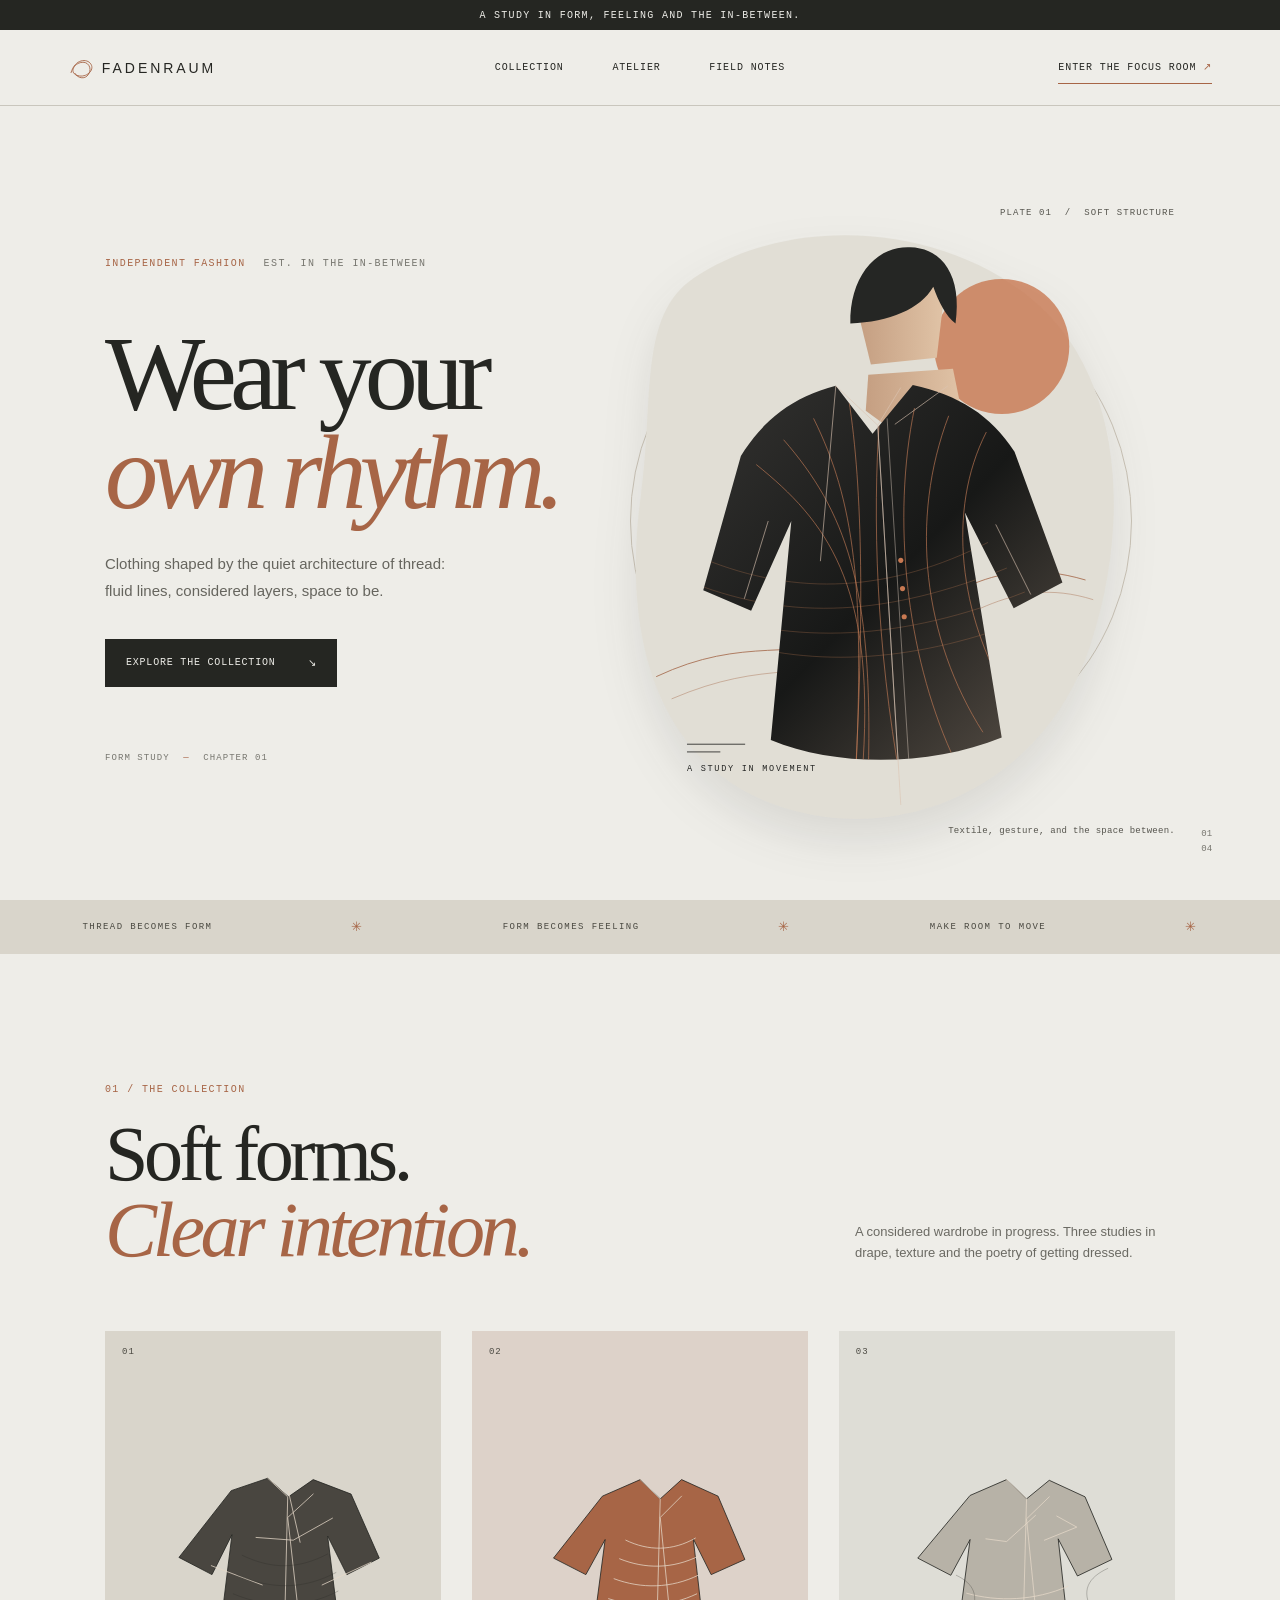
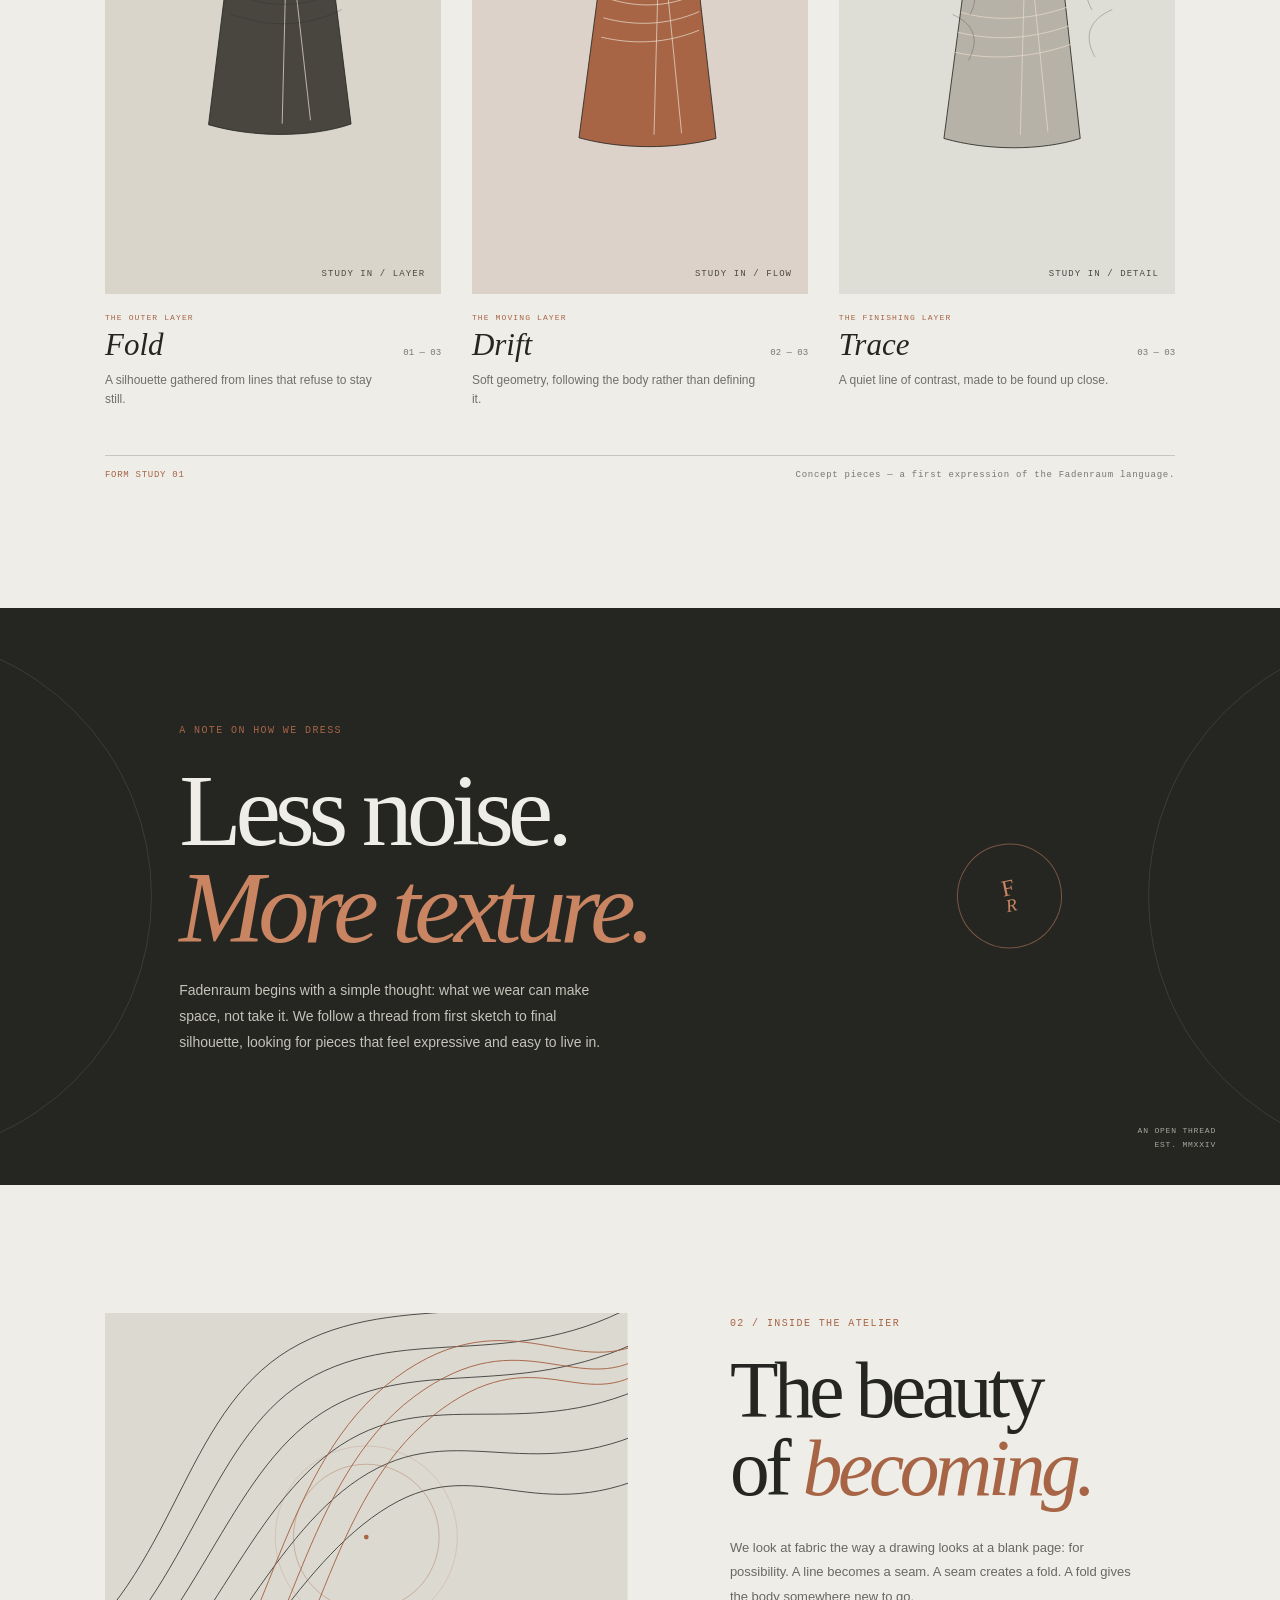
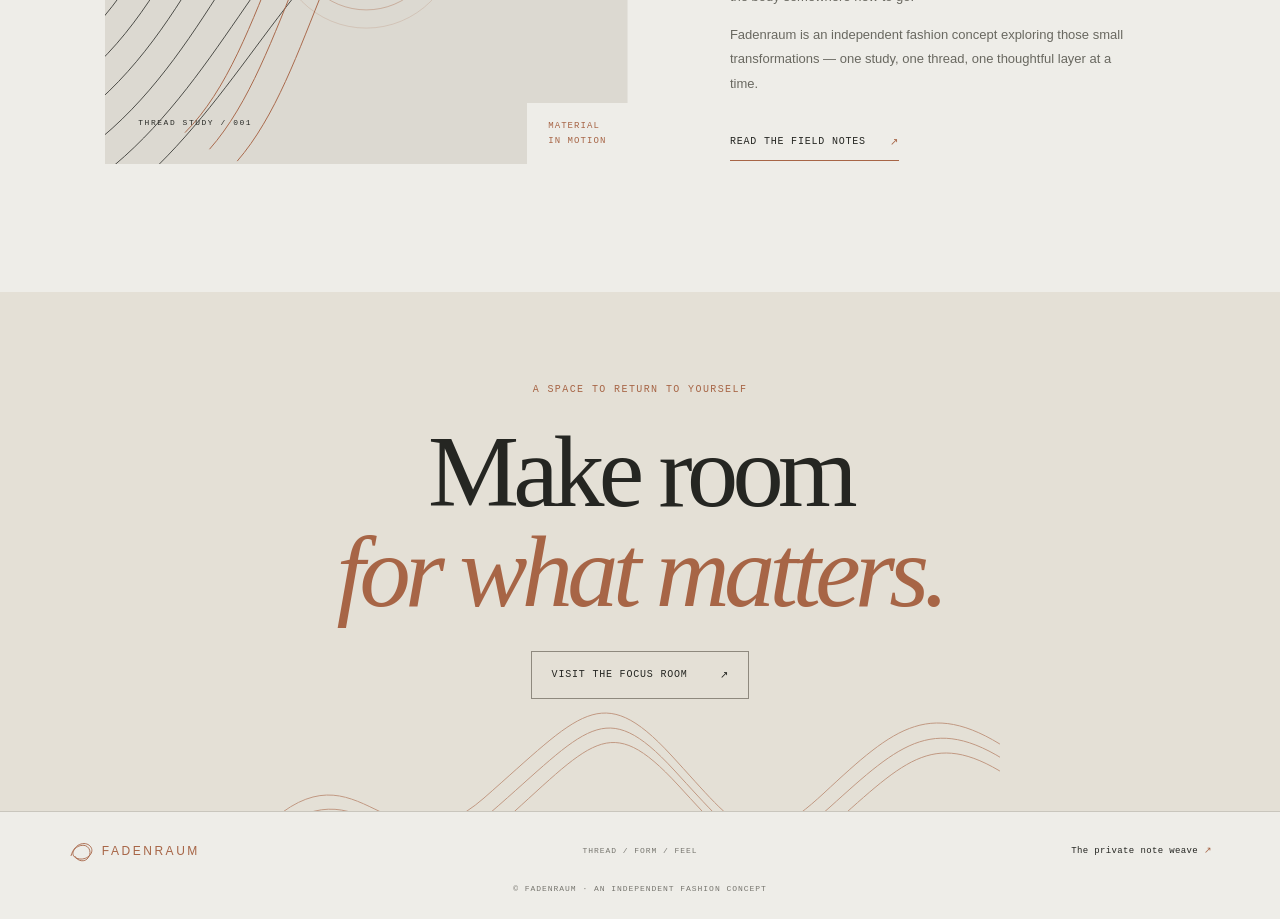
<file: index.html>
<!doctype html>
<html lang="en">
<head>
  <meta charset="utf-8">
  <meta name="viewport" content="width=device-width, initial-scale=1">
  <meta name="theme-color" content="#eeede8">
  <meta name="description" content="Fadenraum is an independent fashion label exploring thoughtful forms, tactile textiles and everyday ritual.">
  <title>Fadenraum — Wear your own rhythm</title>
  <link rel="icon" href="data:,">
  <link rel="stylesheet" href="brand.css">
</head>
<body>
  <div class="topline">A study in form, feeling and the in-between.</div>
  <header class="siteHeader">
    <a class="brand" href="#home" aria-label="Fadenraum home">
      <svg viewBox="0 0 34 34" aria-hidden="true"><path d="M4 23C9 5 25 4 30 12S24 30 13 27 6 13 16 10s16 7 11 15-15 5-18-1" /></svg>
      <span>FADENRAUM</span>
    </a>
    <nav aria-label="Main navigation">
      <a href="#collection">Collection</a>
      <a href="#atelier">Atelier</a>
      <a href="notizgewebe.html">Field notes</a>
    </nav>
    <a class="headerLink" href="fokus.html">Enter the focus room <span aria-hidden="true">↗</span></a>
  </header>

  <main id="home">
    <section class="hero" aria-labelledby="heroTitle">
      <div class="heroCopy">
        <p class="eyebrow"><span>Independent fashion</span><span>Est. in the in-between</span></p>
        <h1 id="heroTitle">Wear your<br><em>own rhythm.</em></h1>
        <p class="heroText">Clothing shaped by the quiet architecture of thread: fluid lines, considered layers, space to be.</p>
        <a class="button buttonDark" href="#collection">Explore the collection <span aria-hidden="true">↘</span></a>
        <p class="edition">FORM STUDY <span>—</span> CHAPTER 01</p>
      </div>
      <div class="heroArtwork">
        <span class="artIndex">PLATE 01&nbsp; / &nbsp;SOFT STRUCTURE</span>
        <svg class="heroFigure" viewBox="0 0 620 760" role="img" aria-labelledby="heroArtTitle heroArtDesc">
          <title id="heroArtTitle">An original study of a sculptural layered garment</title>
          <desc id="heroArtDesc">A flowing, ink-dark coat form traced with fine copper thread over warm stone.</desc>
          <defs>
            <linearGradient id="coat" x1="0" x2="1" y1="0" y2="1"><stop stop-color="#343331"/><stop offset=".52" stop-color="#171817"/><stop offset="1" stop-color="#5a5148"/></linearGradient>
            <linearGradient id="skin" x1="0" x2="1"><stop stop-color="#c59f82"/><stop offset="1" stop-color="#e0c3a6"/></linearGradient>
            <pattern id="grain" width="13" height="13" patternUnits="userSpaceOnUse"><path d="M0 3h13M4 0v13" stroke="#fff" stroke-opacity=".14" stroke-width=".45"/></pattern>
            <clipPath id="coatClip"><path d="M257 222c-50 13-84 39-111 82l-44 157 56 24 47-105-24 256c78 32 186 31 270-3l-43-263 57 112 57-30-56-153c-28-43-65-66-119-78l-47 57z"/></clipPath>
          </defs>
          <path d="M91 96c111-75 287-65 395 24s116 263 68 407c-50 153-205 231-349 191C53 676 5 523 29 351 45 235 26 140 91 96Z" fill="#e1ded5"/>
          <circle cx="451" cy="176" r="79" fill="#c87952" opacity=".8"/>
          <path d="M47 562c104-49 161-17 248-48s135-100 254-65" fill="none" stroke="#a66c4e" stroke-width="1"/>
          <path d="M65 588c112-48 160-19 250-53s144-94 243-63" fill="none" stroke="#a66c4e" stroke-opacity=".5" stroke-width="1"/>
          <path d="M286 148c-2-35 7-70 39-77 37-8 59 20 57 59l-7 59-77 8z" fill="url(#skin)"/>
          <path d="M274 149c-1-52 28-91 70-89 38 1 61 34 53 89-11-8-20-26-26-43-15 26-51 41-97 43Z" fill="#252624"/>
          <path d="m295 209-3 42 57 42 55-42-10-49" fill="url(#skin)"/>
          <path d="M257 222c-50 13-84 39-111 82l-44 157 56 24 47-105-24 256c78 32 186 31 270-3l-43-263 57 112 57-30-56-153c-28-43-65-66-119-78l-47 57z" fill="url(#coat)"/>
          <g clip-path="url(#coatClip)" fill="none" stroke="#c27b55" stroke-opacity=".76">
            <path d="M164 314c82 66 138 139 125 346M196 285c72 83 105 170 99 389M231 260c48 97 60 196 49 424M272 237c17 106 18 261 7 458M308 261c-8 114-4 264 25 425M349 248c-27 131-9 287 43 403M389 257c-46 121-30 260 40 370M433 276c-47 92-31 215 26 310"/>
            <path d="M102 424c110 45 219 39 333-19M91 453c115 44 227 38 366-18M87 483c123 43 247 37 391-20M122 518c114 35 230 27 364-25" stroke-opacity=".34"/>
            <path d="m306 268 27 444M317 260l28 442" stroke="#efded0" stroke-opacity=".48"/>
          </g>
          <path d="m306 268 27 444M257 222l49 46 27-44M257 222l-18 205M388 222l-62 45M178 380l-28 91M444 384l41 82" fill="none" stroke="#dbc4b2" stroke-opacity=".72"/>
          <circle cx="333" cy="426" r="3" fill="#c87952"/><circle cx="335" cy="459" r="3" fill="#c87952"/><circle cx="337" cy="492" r="3" fill="#c87952"/>
          <path d="M83 641h68M83 650h39" stroke="#262725" stroke-width="1"/>
          <text x="83" y="672" fill="#262725" font-family="monospace" font-size="10" letter-spacing="2">A STUDY IN MOVEMENT</text>
        </svg>
        <span class="artCaption">Textile, gesture, and the space between.</span>
      </div>
      <span class="heroNumber" aria-hidden="true">01<br>04</span>
    </section>

    <div class="marquee" aria-label="Fadenraum: considered clothes for unhurried lives">
      <span>THREAD BECOMES FORM</span><i>✳</i><span>FORM BECOMES FEELING</span><i>✳</i><span>MAKE ROOM TO MOVE</span><i>✳</i>
    </div>

    <section id="collection" class="collection sectionWrap" aria-labelledby="collectionTitle">
      <div class="sectionIntro">
        <div><p class="eyebrow">01 / The collection</p><h2 id="collectionTitle">Soft forms.<br><em>Clear intention.</em></h2></div>
        <p>A considered wardrobe in progress. Three studies in drape, texture and the poetry of getting dressed.</p>
      </div>
      <div class="productGrid">
        <article class="productCard">
          <button class="productImage imageOne" type="button" data-piece="fold" aria-label="Discover Fold — a study in layered tailoring">
            <span class="pieceNo">01</span>
            <svg viewBox="0 0 420 500" aria-hidden="true"><path class="garment garmentDark" d="m150 74 53-18 30 27 36-25 55 21 41 93-47 24-28-56 34 273c-58 20-142 20-207 1l34-276-29 58-48-25z"/><path class="seam" d="m203 56 29 27-8 329m45-333-37 34 33 294m-79-265 54 4 57-32M121 183l74 28m158-33-71 33m-49-136 17 74"/><path class="seamFine" d="M166 168c44 21 82 20 124-2M158 196c51 23 99 21 144-3M153 224c53 22 107 20 152-4M149 253c58 22 113 18 161-6"/></svg>
            <span class="imageLabel">STUDY IN / LAYER</span>
          </button>
          <div class="productMeta"><div><p class="eyebrow">The outer layer</p><h3>Fold</h3></div><span>01 — 03</span></div>
          <p class="productDescription">A silhouette gathered from lines that refuse to stay still.</p>
        </article>
        <article class="productCard">
          <button class="productImage imageTwo" type="button" data-piece="drift" aria-label="Discover Drift — a study in fluid knit">
            <span class="pieceNo">02</span>
            <svg viewBox="0 0 420 500" aria-hidden="true"><path class="garment garmentRust" d="m156 82 55-24 29 28 31-28 53 24 39 92-49 22-26-52 33 290c-61 16-137 16-199-1l38-288-28 51-47-24z"/><path class="seam" d="m211 58 29 28-9 342m40-346-31 31 31 313m-81-280c33 16 68 16 101-3m-110 30c37 15 77 15 115-4m-123 33c40 15 83 14 122-5m-130 34c44 14 88 12 128-7m-135 35c46 12 92 11 138-9m-141 37c48 11 94 9 141-10"/></svg>
            <span class="imageLabel">STUDY IN / FLOW</span>
          </button>
          <div class="productMeta"><div><p class="eyebrow">The moving layer</p><h3>Drift</h3></div><span>02 — 03</span></div>
          <p class="productDescription">Soft geometry, following the body rather than defining it.</p>
        </article>
        <article class="productCard">
          <button class="productImage imageThree" type="button" data-piece="trace" aria-label="Discover Trace — a study in threaded detail">
            <span class="pieceNo">03</span>
            <svg viewBox="0 0 420 500" aria-hidden="true"><path class="garment garmentStone" d="m157 81 53-23 29 28 33-27 52 24 39 91-50 24-28-54 32 290c-57 18-134 18-198 0l38-289-28 52-48-25z"/><path class="seam" d="m210 58 29 28-9 342m42-345-33 32 31 309m-90-280 30 4 42-38m31 1 29 16-47 19M152 223c45 13 99 11 147-10m-155 38c50 14 105 11 160-10m-164 39c54 13 109 10 167-12m-171 41c55 12 114 8 174-14"/><path class="seamFine" d="M137 197c26 12 34 31 20 57m-25 0c31 14 39 36 23 66m202-133c-29 13-39 33-23 60m29 0c-32 14-42 37-25 68"/></svg>
            <span class="imageLabel">STUDY IN / DETAIL</span>
          </button>
          <div class="productMeta"><div><p class="eyebrow">The finishing layer</p><h3>Trace</h3></div><span>03 — 03</span></div>
          <p class="productDescription">A quiet line of contrast, made to be found up close.</p>
        </article>
      </div>
      <p class="collectionNote"><span>FORM STUDY 01</span><span>Concept pieces — a first expression of the Fadenraum language.</span></p>
    </section>

    <section class="manifesto" aria-labelledby="manifestoTitle">
      <p class="eyebrow">A note on how we dress</p>
      <h2 id="manifestoTitle">Less noise.<br><em>More texture.</em></h2>
      <p>Fadenraum begins with a simple thought: what we wear can make space, not take it. We follow a thread from first sketch to final silhouette, looking for pieces that feel expressive and easy to live in.</p>
      <span class="manifestoSeal">F<br><i>R</i></span>
      <span class="manifestoFoot">AN OPEN THREAD<br>EST. MMXXIV</span>
    </section>

    <section id="atelier" class="atelier sectionWrap" aria-labelledby="atelierTitle">
      <div class="atelierVisual" aria-hidden="true">
        <svg viewBox="0 0 660 570">
          <rect width="660" height="570" fill="#dcd9d1"/>
          <path d="M-50 432C96 311 101 114 246 39s300 3 465-130M-35 466C112 346 131 149 265 79s278 7 451-119M-21 501C124 381 159 190 286 119S553 124 735 1M-4 536C137 418 184 232 309 160s250 18 428-97M12 571C150 455 210 274 333 202s221 31 397-78M31 604C166 492 237 317 359 244s192 42 367-59" fill="none" stroke="#272824" stroke-width="1"/>
          <path d="M101 530C209 422 221 190 367 82s231 13 326-54M132 551C234 435 251 210 390 106s210 10 301-59M167 566C264 454 282 235 414 130s188 4 275-64" fill="none" stroke="#a76546" stroke-width="1.2"/>
          <circle cx="330" cy="283" r="92" fill="none" stroke="#a76546" stroke-opacity=".48"/>
          <circle cx="330" cy="283" r="115" fill="none" stroke="#a76546" stroke-opacity=".24"/>
          <circle cx="330" cy="283" r="3" fill="#a76546"/>
          <text x="42" y="520" font-family="monospace" font-size="10" letter-spacing="2" fill="#292a26">THREAD STUDY / 001</text>
        </svg>
        <span class="atelierStamp">MATERIAL<br>IN MOTION</span>
      </div>
      <div class="atelierCopy">
        <p class="eyebrow">02 / Inside the atelier</p>
        <h2 id="atelierTitle">The beauty<br>of <em>becoming.</em></h2>
        <p>We look at fabric the way a drawing looks at a blank page: for possibility. A line becomes a seam. A seam creates a fold. A fold gives the body somewhere new to go.</p>
        <p>Fadenraum is an independent fashion concept exploring those small transformations — one study, one thread, one thoughtful layer at a time.</p>
        <a class="textLink" href="notizgewebe.html">Read the field notes <span aria-hidden="true">↗</span></a>
      </div>
    </section>

    <section class="closing">
      <p class="eyebrow">A space to return to yourself</p>
      <h2>Make room<br><em>for what matters.</em></h2>
      <a class="button buttonLight" href="fokus.html">Visit the focus room <span aria-hidden="true">↗</span></a>
      <svg class="closingThread" viewBox="0 0 720 240" aria-hidden="true"><path d="M-15 180C82 87 108 235 204 151S321 32 391 108s82 104 153 38S651 48 735 107M-16 195C85 100 113 250 210 166S324 47 394 123s85 101 156 37S655 63 738 122M-18 211C87 115 119 267 216 181S328 62 398 138s87 100 160 35S659 79 741 138" fill="none" stroke="currentColor" stroke-width="1"/></svg>
    </section>
  </main>
  <footer class="siteFooter">
    <a class="brand" href="#home"><svg viewBox="0 0 34 34" aria-hidden="true"><path d="M4 23C9 5 25 4 30 12S24 30 13 27 6 13 16 10s16 7 11 15-15 5-18-1" /></svg><span>FADENRAUM</span></a>
    <p>THREAD / FORM / FEEL</p>
    <a href="notizgewebe.html">The private note weave <span aria-hidden="true">↗</span></a>
    <small>© FADENRAUM · AN INDEPENDENT FASHION CONCEPT</small>
  </footer>

  <dialog class="pieceDialog" id="pieceDialog" aria-labelledby="pieceTitle">
    <button class="dialogClose" type="button" aria-label="Close piece details">×</button>
    <p class="eyebrow" id="pieceNumber">FORM STUDY / 01</p>
    <h2 id="pieceTitle">Fold</h2>
    <p id="pieceText"></p>
    <p class="dialogNote">A concept piece from the Fadenraum form study. This page is an editorial preview, not a shop.</p>
  </dialog>
  <script type="module" src="brand.js"></script>
</body>
</html>
</file>
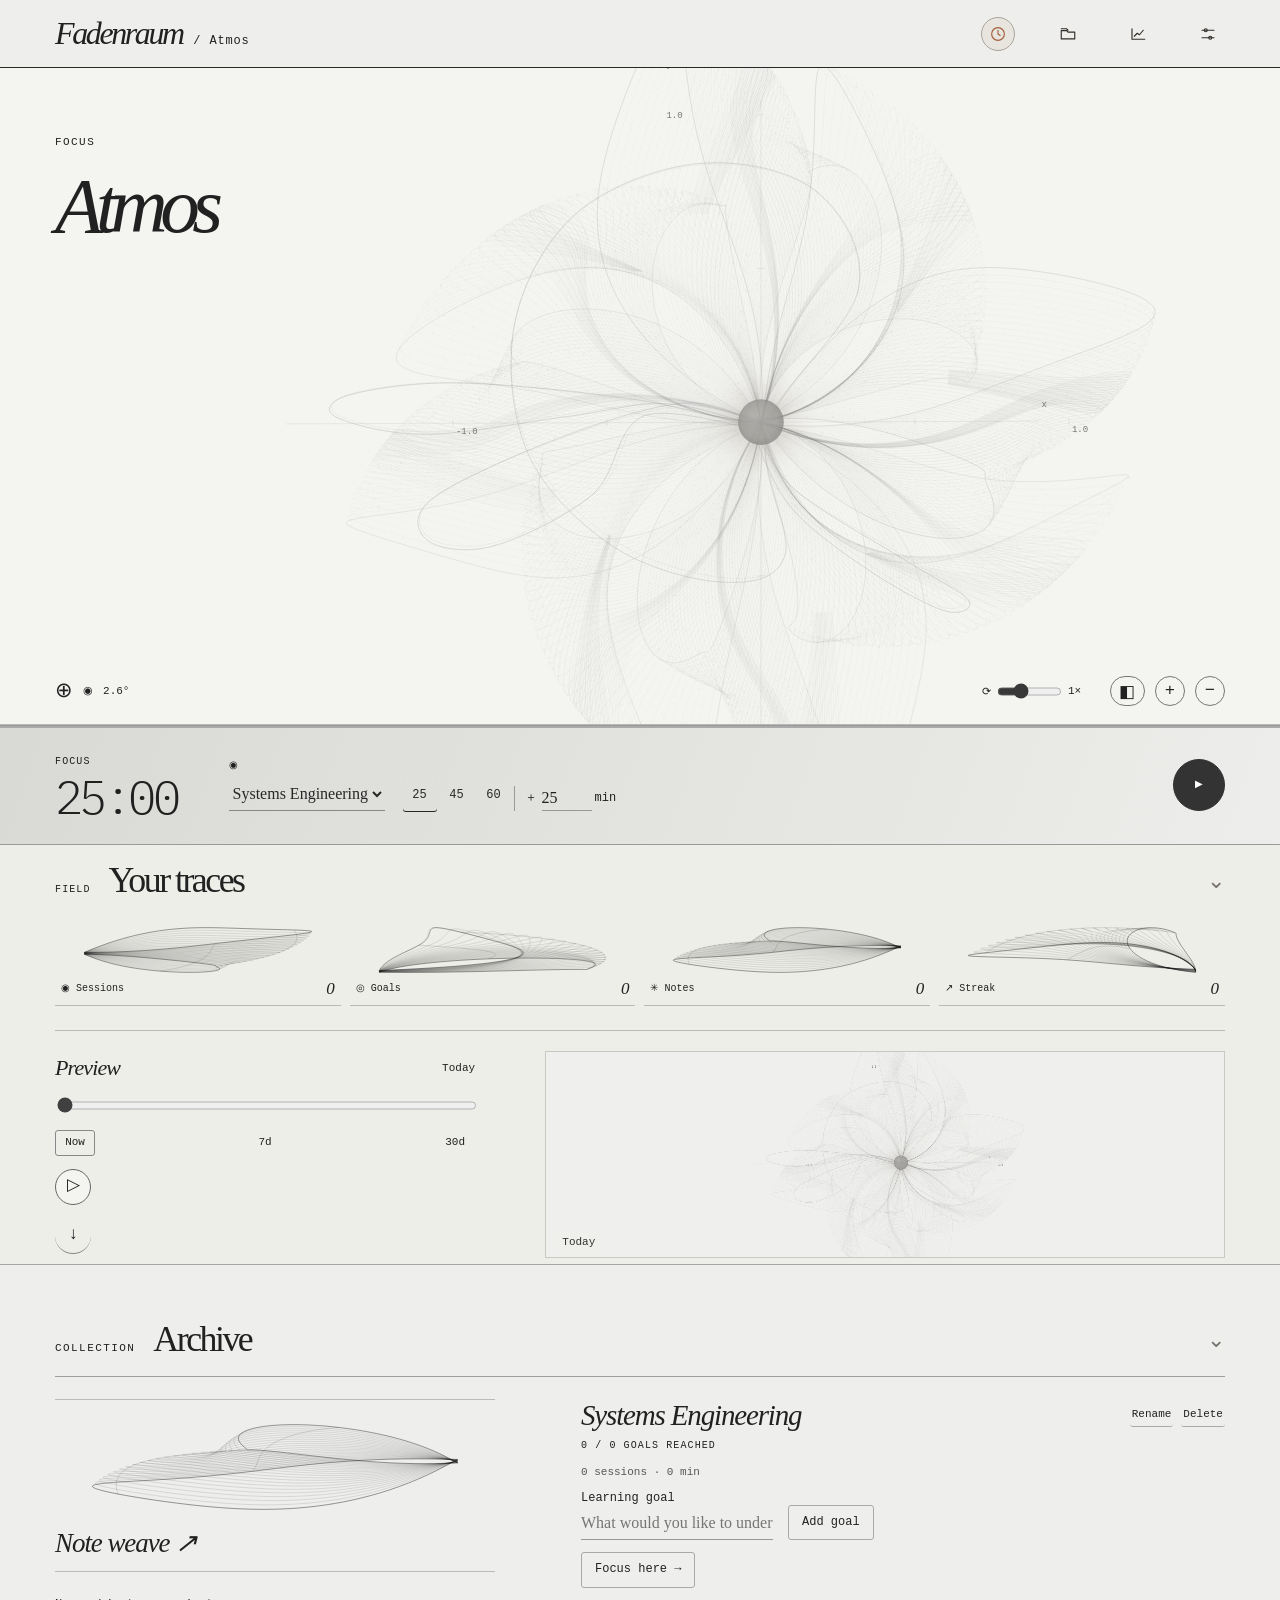
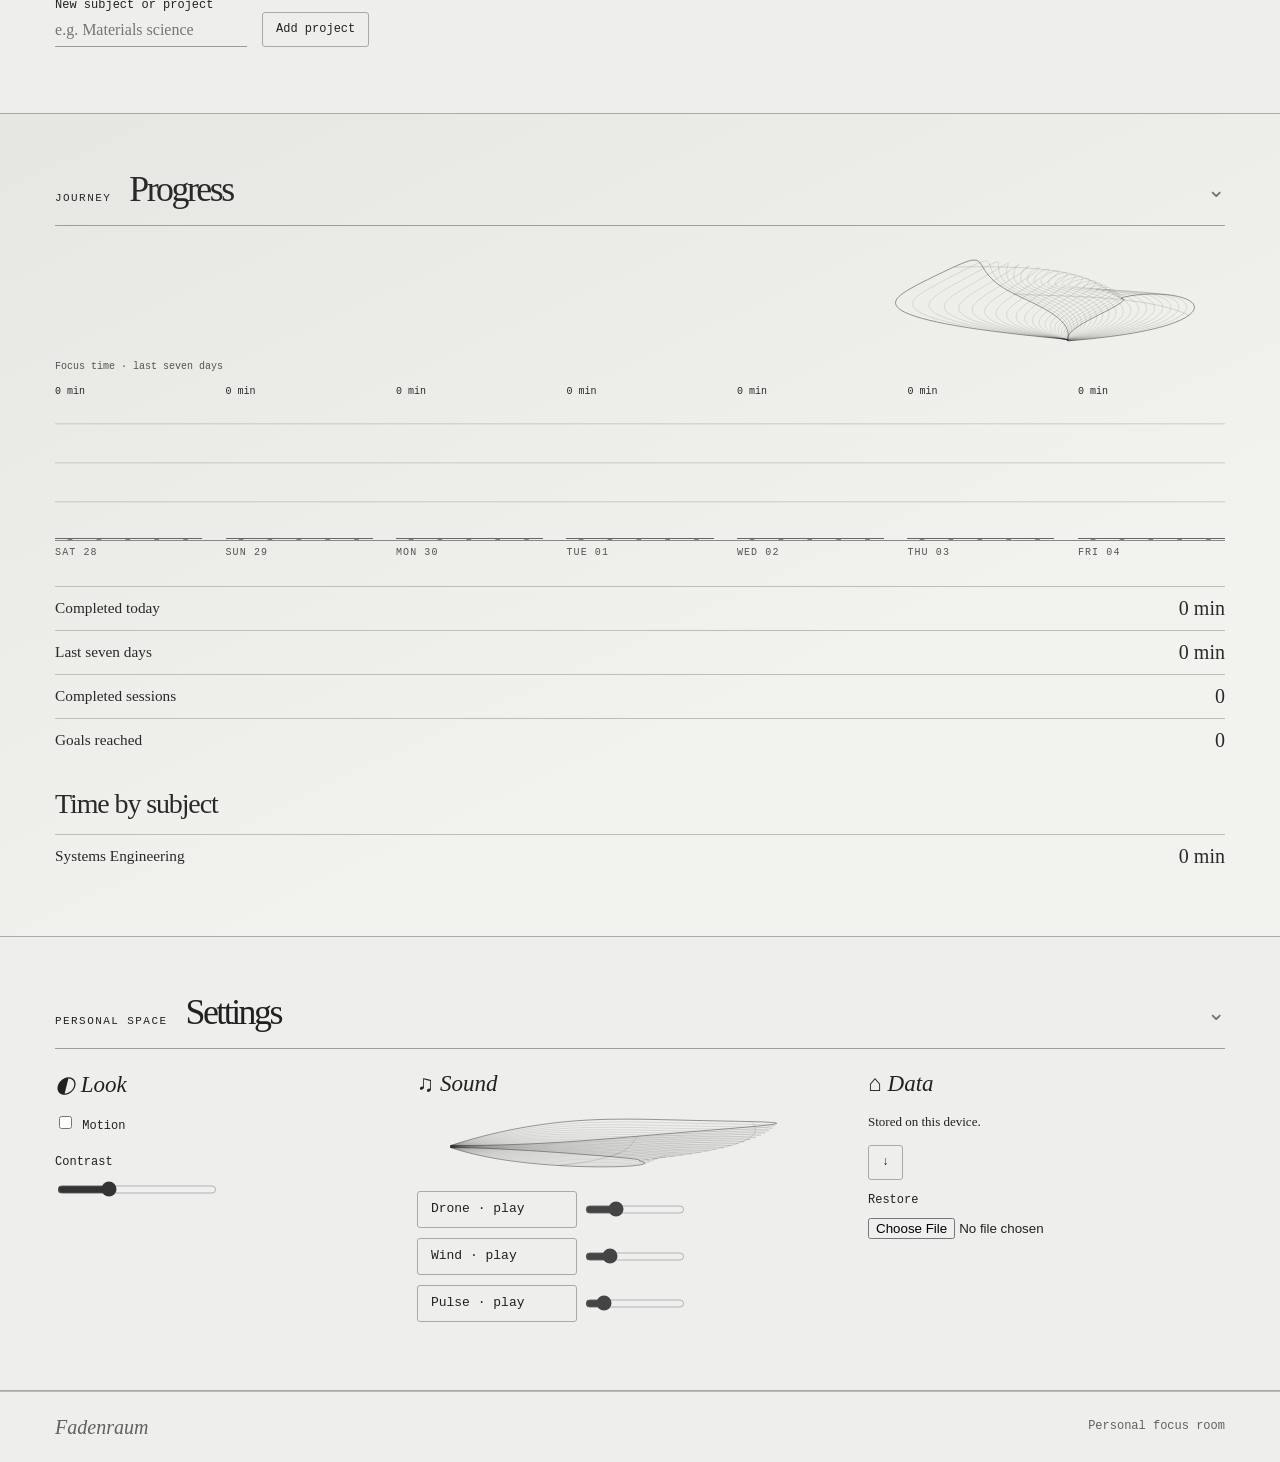
<file: fokus.html>
<!doctype html><html lang="en"><head><meta charset="utf-8"><meta name="viewport" content="width=device-width,initial-scale=1"><meta name="theme-color" content="#eeeeec"><title>Atmos — Fadenraum</title><link rel="icon" href="data:,"><link rel="stylesheet" href="atmos/stil.css"></head><body>
<header><a class="wordmark" href="#fokus">Fadenraum <i>/ Atmos</i></a><nav aria-label="Main navigation"><a href="#fokus" aria-label="Focus" title="Focus"><svg viewBox="0 0 24 24" aria-hidden="true"><circle cx="12" cy="12" r="8.5"/><path d="M12 7v5l3 2"/></svg></a><a href="#archiv" aria-label="Archive" title="Archive"><svg viewBox="0 0 24 24" aria-hidden="true"><path d="M3 7.5h7l2 2h9v9H3zM3 5h7l2 2"/></svg></a><a href="#fortschritt" aria-label="Progress" title="Progress"><svg viewBox="0 0 24 24" aria-hidden="true"><path d="M4 19V5m0 14h17"/><path d="m7 15 4-4 3 2 5-6"/></svg></a><a href="#einstellungen" aria-label="Settings" title="Settings"><svg viewBox="0 0 24 24" aria-hidden="true"><path d="M4 7h16M4 17h16"/><circle cx="9" cy="7" r="2"/><circle cx="15" cy="17" r="2"/></svg></a></nav></header>
<main><section id="fokus"><div class="installation"><div class="art"><canvas id="traces" tabindex="0" aria-label="Drag or use the arrow keys to orbit the field. Use plus and minus to zoom."></canvas></div>
<div class="intro"><small id="fieldState">Focus</small><h1><span id="identity">Atmos</span><span id="heroClock" hidden aria-hidden="true"></span></h1><div class="chrono" aria-hidden="true"><i id="hand"></i></div><p id="objectCaption" class="quiet-copy" aria-hidden="true">An orbital field study</p></div><div class="orientation" aria-label="View orientation"><span>◉</span><output id="angle">0.0°</output></div><div class="viewControls"><label class="speedLabel" title="Orbit speed">⟳ <input id="speed" aria-label="Orbit speed" type="range" min="0" max="3" step=".25" value="1"><output id="rate">1×</output></label><button id="quality" aria-label="Toggle 4K view" aria-pressed="false" disabled>◧</button><button id="near" aria-label="Zoom in" title="Zoom in">+</button><button id="far" aria-label="Zoom out" title="Zoom out">−</button></div><div id="sessionControls"></div><div id="filmControls" hidden><span id="filmDay">Day 0 / 30</span><button id="filmToggle">Ⅱ</button><button id="filmExit" aria-label="Exit preview">×</button></div></div>
<div class="desk"><div class="progressline" aria-hidden="true"><i id="elapsed"></i></div><div class="time"><small id="phase">Focus</small><output id="time">25:00</output></div><div class="setup"><label>◉ <select id="project" aria-label="Subject or project"></select></label><label id="goalLabel">◎ <select id="goal" aria-label="Learning goal"></select></label><div class="durations" aria-label="Focus duration"><button data-min="25" aria-label="25 minutes">25</button><button data-min="45" aria-label="45 minutes">45</button><button data-min="60" aria-label="60 minutes">60</button><label class="customTime" title="Custom duration">＋ <span><input type="number" min="1" max="240" step="1" required id="customMinutes" aria-label="Custom focus duration in minutes"> min</span></label></div></div><div class="actions"><button class="solid" id="start" aria-label="Start focus" title="Start focus">▶</button><button id="pause" aria-label="Pause or resume focus" hidden></button><button id="end" aria-label="Finish focus" title="Finish">✓</button><button id="abort" aria-label="Reset focus" title="Reset">↺</button></div></div><p role="status" id="report"></p><details class="fold imprintPlate" id="previewFold" open><summary class="foldHead"><span><small>Field</small><strong>Your traces</strong></span><i aria-hidden="true">⌄</i></summary><div class="foldBody"><p id="imprintHint" class="quiet-copy"></p><div id="imprints"></div><div class="forecast"><div class="forecastControls"><label for="days">Preview</label><output id="horizon" for="days">Today</output><input id="days" type="range" min="0" max="30" step="1" value="0"><div class="milestones"><button data-days="0" aria-label="Today">Now</button><button data-days="7" aria-label="One week">7d</button><button data-days="30" aria-label="One month">30d</button></div><button id="filmPlay" type="button" aria-label="Play 30-day preview">▷</button><button id="collect" type="button" aria-label="Export field as SVG">↓</button><p class="quiet-copy">Modelled with one session each day, one note every two days and one goal every three days.</p><p id="forecastSummary" class="quiet-copy" aria-live="polite"></p></div><figure class="proof"><canvas id="proof" aria-label="Field at the selected point in time"></canvas><figcaption id="proofTitle">Your field today</figcaption></figure></div></div></details></section>
<section id="archiv" class="page"><details class="fold" id="archiveFold" open><summary class="foldHead sectionhead"><span><small>Collection</small><strong>Archive</strong></span><i aria-hidden="true">⌄</i></summary><div class="foldBody"><div class="collection"><div class="collectionSide"><a class="noteLink" href="notizgewebe.html"><canvas data-study="notes" aria-hidden="true"></canvas><span>Note weave ↗</span></a><form id="addProject"><label>New subject or project<input name="name" required maxlength="100" placeholder="e.g. Materials science"></label><button>Add project</button></form></div><div id="projects"></div></div></div></details></section>
<section id="fortschritt" class="page"><details class="fold" id="progressFold" open><summary class="foldHead sectionhead"><span><small>Journey</small><strong>Progress</strong></span><i aria-hidden="true">⌄</i></summary><div class="foldBody"><canvas class="orbitStudy" data-study="days" aria-label="Field section from your study days"></canvas><figure class="history"><figcaption>Focus time · last seven days</figcaption><div id="chart"></div></figure><div id="stats"></div></div></details></section>
<section id="einstellungen" class="page"><details class="fold" id="settingsFold" open><summary class="foldHead sectionhead"><span><small>Personal space</small><strong>Settings</strong></span><i aria-hidden="true">⌄</i></summary><div class="foldBody"><div class="settingsGrid"><section><h3>◐ Look</h3><label class="check"><input type="checkbox" id="quiet"> Motion</label><label class="contrastLabel">Contrast<input id="contrast" type="range" min="80" max="145" value="100"></label></section><section><h3>♫ Sound</h3><canvas class="soundStudy" data-study="sessions" aria-hidden="true"></canvas><p class="quiet-copy">A low drone, soft wind and a quiet pulse. Mix each layer independently.</p><div id="sound"></div></section><section><h3>⌂ Data</h3><p>Stored on this device.</p><button id="backup" aria-label="Export backup" title="Export backup">↓</button><label class="upload">Restore <input type="file" id="restore" accept=".json,application/json"></label><p id="importMsg" role="status"></p></section></div></div></details></section></main>
<dialog id="renameDialog"><form id="renameForm"><h2 id="renameHeading">Rename</h2><label>Name<input id="renameName" required autocomplete="off"></label><div><button type="button" id="renameCancel">Cancel</button><button class="solid">Save</button></div></form></dialog><dialog id="confirm"><h2 id="question"></h2><p id="explain"></p><div><button id="no">Back</button><button id="yes" class="solid">Confirm</button></div></dialog>
<footer><i>Fadenraum</i><span id="foot">Personal focus room</span></footer><script type="module" src="atmos/app.js"></script></body></html>
</file>
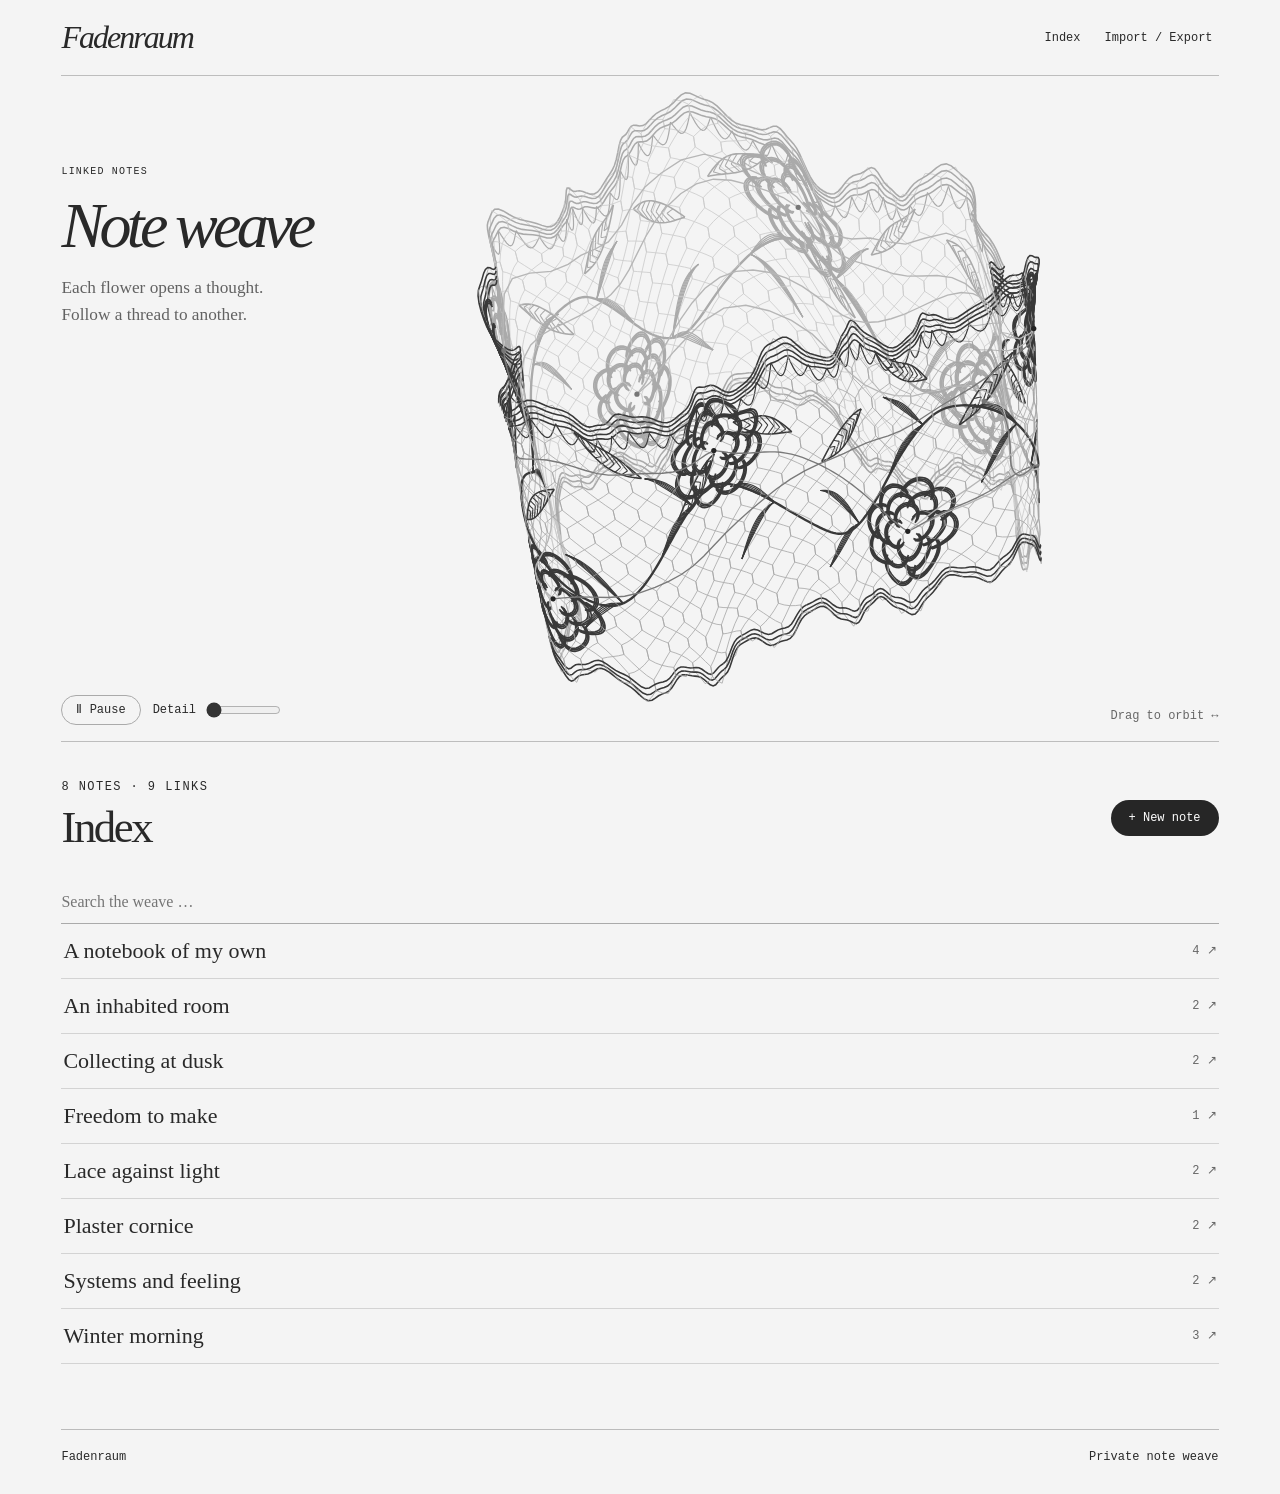
<file: notizgewebe.html>
<!doctype html><html lang="en"><head><meta charset="utf-8"><meta name="viewport" content="width=device-width,initial-scale=1"><meta name="theme-color" content="#f4f4f4"><title>Fadenraum — Note weave</title><link rel="icon" href="data:,"><link rel="stylesheet" href="raum.css"></head><body>
<header><a class="brand" href="index.html">Fadenraum</a><nav><a href="#register">Index</a><button id="transfer">Import / Export</button></nav></header>
<main><section class="stage" id="atelier"><div class="heading"><small>Linked notes</small><h1>Note weave</h1><p>Each flower opens a thought.<br>Follow a thread to another.</p></div><div class="viewer"><canvas id="art" tabindex="0" aria-label="Drag or use the arrow keys to rotate. All notes are available in the index."></canvas><div id="tip" hidden></div></div><div class="controls"><button id="motion"></button><label>Detail <input type="range" min="0" max="100" value="0" id="zoom"></label></div><span class="guide">Drag to orbit ↔</span></section>
<section id="register"><div class="bar"><div><small id="count"></small><h2>Index</h2></div><button class="solid" id="new">+ New note</button></div><input type="search" id="search" placeholder="Search the weave …" aria-label="Search notes"><div id="list"></div></section></main>
<dialog id="panel"><div class="panelHead"><small id="mode"></small><button class="close" aria-label="Close">×</button></div><div id="reader"><h2 id="readtitle"></h2><article id="readbody"></article><section id="backlinks"></section><div class="row"><button id="edit">Edit</button><button id="download">Markdown ↓</button></div></div>
<form id="editor"><label>Title<input id="title" required maxlength="200" autocomplete="off"></label><label>Note<textarea id="body" rows="11" placeholder="Write here. Link a thought with [[Title]]."></textarea></label><label>Insert link<select id="linkselect"><option value="">Choose a note …</option></select></label><div class="row"><button class="solid" type="submit">Save</button><button type="button" id="cancel">Cancel</button></div><p role="status" id="editmsg"></p></form></dialog>
<dialog id="exchange"><div class="panelHead"><small>Your archive</small><button class="close" aria-label="Close">×</button></div><h2>Import / Export</h2><p>Import Markdown files from your Obsidian vault or a ZIP archive. Links such as [[Title]] and [[Title|Alias]] become threads.</p><label class="file">Import notes <input type="file" id="files" multiple accept=".md,.markdown,.zip"></label><p>Notes are stored in this browser. Export a ZIP of Markdown files to open your collection in Obsidian.</p><button class="under" id="export">Export weave as ZIP ↓</button><p role="status" id="importmsg"></p></dialog><footer>Fadenraum <span>Private note weave</span></footer><script src="lib/fflate.js"></script><script type="module" src="notizen.js"></script></body></html>
</file>
<file: brand.css>
:root{--paper:#eeede8;--bone:#e4e0d6;--ink:#252622;--muted:#77766f;--copper:#a76546;--rule:#c9c6bd;--serif:'Iowan Old Style','Palatino Linotype','Book Antiqua',Georgia,serif;--sans:'Avenir Next',Avenir,'Segoe UI',Arial,sans-serif;--mono:'SFMono-Regular',Consolas,'Liberation Mono',monospace}
*{box-sizing:border-box}
html{scroll-behavior:smooth;scroll-padding-top:82px}
body{margin:0;background:var(--paper);color:var(--ink);font:300 15px/1.65 var(--sans);-webkit-font-smoothing:antialiased}
a{color:inherit;text-decoration:none}
button{font:inherit}
.topline{height:30px;display:grid;place-items:center;background:var(--ink);color:var(--paper);font:10px var(--mono);letter-spacing:.13em;text-transform:uppercase}
.siteHeader{height:76px;padding:0 clamp(20px,5.3vw,88px);display:grid;grid-template-columns:1fr 1fr 1fr;align-items:center;border-bottom:1px solid var(--rule)}
.brand{display:inline-flex;align-items:center;gap:8px;width:max-content;font:500 14px var(--sans);letter-spacing:.21em}
.brand svg{width:26px;height:26px;fill:none;stroke:var(--copper);stroke-width:1.15;stroke-linecap:round}
.siteHeader nav{display:flex;justify-content:center;gap:clamp(18px,3.8vw,60px)}
.siteHeader nav a,.headerLink{font:10px var(--mono);letter-spacing:.09em;text-transform:uppercase}
.siteHeader nav a{position:relative;padding:8px 0}
.siteHeader nav a:after{position:absolute;right:100%;bottom:1px;left:0;height:1px;background:var(--copper);content:'';transition:right .25s ease}
.siteHeader nav a:hover:after{right:0}
.headerLink{justify-self:end;padding:10px 0;border-bottom:1px solid var(--copper)}
.headerLink span,.textLink span,.siteFooter a span{color:var(--copper)}
.hero{min-height:min(770px,calc(100svh - 106px));padding:clamp(45px,7vw,100px) clamp(20px,8.2vw,136px) 54px;display:grid;grid-template-columns:.9fr 1.1fr;align-items:center;position:relative;overflow:hidden}
.heroCopy{position:relative;z-index:1;padding:20px 0 42px}
.eyebrow{margin:0;color:var(--copper);font:10px/1.6 var(--mono);letter-spacing:.14em;text-transform:uppercase}
.heroCopy>.eyebrow{display:flex;gap:18px;align-items:center}
.heroCopy>.eyebrow span+span{color:var(--muted)}
h1,h2,h3,p{margin-top:0}
.hero h1{margin:52px 0 28px;font:400 clamp(56px,8.3vw,122px)/.93 var(--serif);letter-spacing:-.065em}
h1 em,h2 em{font-weight:400;color:var(--copper)}
.heroText{max-width:350px;color:#66655e;font-size:15px;line-height:1.8}
.button{min-height:48px;display:inline-flex;align-items:center;justify-content:space-between;gap:32px;padding:0 20px;font:10px var(--mono);letter-spacing:.08em;text-transform:uppercase;transition:background .2s,color .2s,border-color .2s}
.buttonDark{margin-top:20px;background:var(--ink);color:var(--paper);border:1px solid var(--ink)}
.buttonDark:hover{background:var(--copper);border-color:var(--copper)}
.edition{margin:66px 0 0;color:var(--muted);font:9px var(--mono);letter-spacing:.12em}
.edition span{padding:0 7px;color:var(--copper)}
.heroArtwork{height:min(650px,77vh);min-height:480px;position:relative;display:flex;align-items:center;justify-content:center}
.heroArtwork:before{position:absolute;top:50%;left:50%;width:min(43vw,500px);aspect-ratio:1;border:1px solid #c9c2b5;border-radius:50%;content:'';transform:translate(-50%,-50%)}
.heroArtwork:after{position:absolute;top:50%;left:50%;width:min(35vw,410px);aspect-ratio:1;border:1px solid #c9c2b580;border-radius:50%;content:'';transform:translate(-50%,-50%)}
.heroFigure{position:relative;z-index:1;height:100%;max-width:100%;filter:drop-shadow(0 22px 22px #2c29231a)}
.artIndex,.artCaption{position:absolute;z-index:2;color:#56554e;font:9px var(--mono);letter-spacing:.12em;text-transform:uppercase}
.artIndex{top:12px;right:0}
.artCaption{right:0;bottom:10px;text-transform:none;letter-spacing:.03em}
.heroNumber{position:absolute;right:clamp(20px,5.3vw,88px);bottom:42px;color:var(--muted);font:9px/1.7 var(--mono);text-align:right}
.marquee{min-height:54px;padding:0 20px;display:flex;justify-content:space-around;align-items:center;gap:14px;background:#d9d5cb;color:#494840;font:9px var(--mono);letter-spacing:.16em}
.marquee i{color:var(--copper);font-size:13px;font-style:normal}
.sectionWrap{padding:clamp(76px,10vw,145px) clamp(20px,8.2vw,136px)}
.sectionIntro{display:flex;justify-content:space-between;align-items:end;gap:50px;margin-bottom:62px}
.sectionIntro h2,.atelier h2,.closing h2{margin:18px 0 0;font:400 clamp(44px,6.1vw,82px)/.98 var(--serif);letter-spacing:-.055em}
.sectionIntro>p{max-width:320px;margin:0 0 5px;color:#6b6a63;font-size:13px}
.productGrid{display:grid;grid-template-columns:repeat(3,minmax(0,1fr));gap:clamp(16px,2.4vw,36px)}
.productImage{width:100%;height:clamp(330px,44vw,570px);display:grid;place-items:center;position:relative;overflow:hidden;padding:0;border:0;border-radius:0;cursor:pointer}
.imageOne{background:#d9d5cb}.imageTwo{background:#ddd2c9}.imageThree{background:#deddd6}
.productImage svg{width:86%;height:88%;transition:transform .65s cubic-bezier(.2,.7,.2,1)}
.productImage:hover svg{transform:translateY(-7px) scale(1.035)}
.garment{stroke:#252622;stroke-width:1.2;stroke-linejoin:round}
.garmentDark{fill:#494640}.garmentRust{fill:#a76546}.garmentStone{fill:#b7b2a7}
.seam,.seamFine{fill:none;stroke:#e6d9c9;stroke-width:1.1;stroke-linecap:round;stroke-linejoin:round}
.seamFine{stroke:#282923;stroke-opacity:.55;stroke-width:.7}
.pieceNo,.imageLabel{position:absolute;color:#4c4a43;font:9px var(--mono);letter-spacing:.12em}
.pieceNo{top:16px;left:17px}
.imageLabel{right:16px;bottom:15px}
.productMeta{display:flex;align-items:end;justify-content:space-between;padding-top:18px}
.productMeta .eyebrow{font-size:8px}
.productMeta h3{margin:2px 0 0;font:italic 31px var(--serif)}
.productMeta>span{padding-bottom:5px;color:var(--muted);font:9px var(--mono)}
.productDescription{max-width:290px;margin:8px 0 0;color:#706f68;font-size:12px}
.collectionNote{margin:45px 0 0;padding-top:14px;display:flex;justify-content:space-between;gap:20px;border-top:1px solid var(--rule);color:var(--muted);font:9px var(--mono);letter-spacing:.08em}
.collectionNote span:first-child{color:var(--copper)}
.manifesto{min-height:510px;padding:clamp(70px,9vw,125px) clamp(20px,14vw,220px);position:relative;overflow:hidden;background:var(--ink);color:var(--paper)}
.manifesto:before,.manifesto:after{position:absolute;top:50%;width:520px;aspect-ratio:1;border:1px solid #eeede81b;border-radius:50%;content:'';transform:translateY(-50%)}
.manifesto:before{left:-370px}.manifesto:after{right:-390px}
.manifesto h2{margin:24px 0 22px;font:400 clamp(54px,8vw,106px)/.94 var(--serif);letter-spacing:-.06em}
.manifesto h2 em{color:#c98562}
.manifesto>p:not(.eyebrow){max-width:440px;color:#c5c3ba;font-size:14px;line-height:1.85}
.manifestoSeal{position:absolute;top:50%;right:clamp(40px,17vw,270px);width:105px;height:105px;display:grid;place-content:center;border:1px solid #c9856280;border-radius:50%;color:#c98562;font:23px/.8 var(--serif);text-align:center;transform:translateY(-50%) rotate(-12deg)}
.manifestoSeal i{font-size:18px}
.manifestoFoot{position:absolute;right:clamp(22px,5vw,80px);bottom:32px;color:#a8a69e;font:8px/1.8 var(--mono);letter-spacing:.1em;text-align:right}
.atelier{display:grid;grid-template-columns:1.08fr .92fr;align-items:center;gap:clamp(42px,8vw,126px)}
.atelierVisual{position:relative}
.atelierVisual>svg{display:block;width:100%;height:auto}
.atelierStamp{position:absolute;right:0;bottom:0;padding:16px 21px;background:var(--paper);color:var(--copper);font:9px/1.6 var(--mono);letter-spacing:.12em}
.atelierCopy h2{margin:20px 0 28px;font-size:clamp(46px,6.2vw,82px)}
.atelierCopy>p:not(.eyebrow){max-width:410px;color:#696860;font-size:13px;line-height:1.9}
.textLink{display:inline-flex;gap:24px;margin-top:14px;padding:12px 0;border-bottom:1px solid var(--copper);font:10px var(--mono);letter-spacing:.08em;text-transform:uppercase}
.closing{min-height:490px;padding:90px 20px 112px;position:relative;overflow:hidden;background:var(--bone);text-align:center}
.closing h2{margin:24px 0 28px;font-size:clamp(54px,8vw,104px)}
.buttonLight{border:1px solid #8e897e}
.buttonLight:hover{background:var(--ink);color:var(--paper);border-color:var(--ink)}
.closingThread{position:absolute;bottom:-76px;left:50%;width:min(720px,90vw);color:#a76546;transform:translateX(-50%);opacity:.58}
.siteFooter{min-height:108px;padding:25px clamp(20px,5.3vw,88px);display:grid;grid-template-columns:1fr 1fr 1fr;align-items:center;gap:18px;border-top:1px solid var(--rule)}
.siteFooter .brand{font-size:12px}
.siteFooter>p,.siteFooter>small{margin:0;color:var(--muted);font:8px var(--mono);letter-spacing:.12em}
.siteFooter>p{text-align:center}
.siteFooter>a:not(.brand){justify-self:end;font:9px var(--mono);letter-spacing:.04em}
.siteFooter>small{grid-column:1/-1;text-align:center}
.pieceDialog{width:min(460px,calc(100% - 32px));padding:48px;border:1px solid var(--rule);background:var(--paper);color:var(--ink)}
.pieceDialog::backdrop{background:#20211fcc;backdrop-filter:blur(3px)}
.pieceDialog h2{margin:12px 0;font:italic 52px var(--serif)}
.pieceDialog>p:not(.eyebrow){color:#65645d;font-size:13px}
.pieceDialog .dialogNote{padding-top:14px;border-top:1px solid var(--rule);font:10px/1.7 var(--mono)!important}
.dialogClose{position:absolute;top:12px;right:14px;width:34px;height:34px;border:0;background:transparent;color:var(--ink);font-size:25px;cursor:pointer}
:focus-visible{outline:2px solid var(--copper);outline-offset:4px}
@media(max-width:850px){
 .siteHeader{padding-inline:24px;grid-template-columns:1fr auto}.siteHeader nav{grid-column:1/-1;grid-row:2;padding:0 0 12px;justify-content:flex-start}.siteHeader{height:auto;min-height:76px;padding-block:12px}.headerLink{grid-column:2;grid-row:1}
 .hero{min-height:0;padding:60px 7vw 45px;grid-template-columns:.9fr 1.1fr}.hero h1{font-size:clamp(56px,9vw,86px)}.heroArtwork{height:540px;min-height:0}.heroNumber{right:20px}
 .sectionWrap{padding-inline:7vw}.productImage{height:clamp(300px,52vw,460px)}
 .manifestoSeal{right:8vw}
 .atelier{gap:5vw}
}
@media(max-width:620px){
 body{font-size:14px}.topline{height:27px;font-size:8px}.siteHeader{padding:10px 18px}.brand{font-size:12px}.brand svg{width:22px;height:22px}.siteHeader nav{gap:22px}.siteHeader nav a,.headerLink{font-size:8px}.headerLink{padding:7px 0}
 .hero{padding:44px 20px 38px;grid-template-columns:1fr;gap:20px}.heroCopy{padding:0}.heroCopy>.eyebrow{font-size:8px}.hero h1{margin:30px 0 18px;font-size:clamp(58px,15vw,86px)}.heroText{max-width:330px;font-size:13px}.button{min-height:44px}.edition{margin-top:36px}.heroArtwork{height:min(116vw,470px);margin:0 -4px}.heroArtwork:before{width:min(78vw,390px)}.heroArtwork:after{width:min(64vw,320px)}.heroNumber{bottom:22px}.artIndex{top:0}.artCaption{right:4px;bottom:0;font-size:8px}
 .marquee{min-height:46px;justify-content:center;gap:13px;font-size:7px;letter-spacing:.1em}.marquee span:last-child{display:none}
 .sectionWrap{padding:74px 20px}.sectionIntro{display:block;margin-bottom:31px}.sectionIntro h2,.atelier h2{font-size:54px}.sectionIntro>p{max-width:340px;margin-top:20px;font-size:12px}.productGrid{grid-template-columns:1fr;gap:35px}.productImage{height:min(112vw,450px)}.productMeta{padding-top:12px}.productMeta h3{font-size:28px}.productDescription{font-size:11px}.collectionNote{margin-top:34px;display:block;font-size:8px}.collectionNote span{display:block}.collectionNote span+span{margin-top:8px}
 .manifesto{min-height:480px;padding:76px 24px}.manifesto h2{font-size:68px}.manifesto>p:not(.eyebrow){max-width:330px;font-size:12px}.manifestoSeal{top:auto;right:25px;bottom:46px;width:72px;height:72px;font-size:18px;transform:rotate(-12deg)}.manifestoSeal i{font-size:14px}.manifestoFoot{right:20px;bottom:18px;font-size:7px}
 .atelier{grid-template-columns:1fr;gap:34px}.atelierVisual{margin-inline:-20px}.atelierCopy h2{margin:15px 0 22px;font-size:59px}.atelierCopy>p:not(.eyebrow){font-size:12px}
 .closing{min-height:400px;padding:75px 20px 100px}.closing h2{font-size:68px}.siteFooter{padding:25px 20px;grid-template-columns:1fr 1fr;gap:18px}.siteFooter>p{display:none}.siteFooter>a:not(.brand){font-size:8px}.siteFooter>small{text-align:left;font-size:7px}.pieceDialog{padding:42px 25px}
}
@media(prefers-reduced-motion:reduce){html{scroll-behavior:auto}*,*:before,*:after{transition-duration:.01ms!important;scroll-behavior:auto!important}}
</file>
<file: atmos/stil.css>
*{box-sizing:border-box}body{--paper:#eeeeec;--ink:#282827;margin:0;padding:0 clamp(16px,4.4vw,80px);background:var(--paper);color:var(--ink);font:17px/1.5 Georgia,serif}header,nav,footer,.desk,.actions,.durations,form{display:flex;align-items:center}header,footer{justify-content:space-between;border-bottom:1px solid #b9b9b6}header{height:76px;gap:12px}.wordmark{font:italic 28px Georgia;letter-spacing:-1.5px}.wordmark i{font:11px monospace;letter-spacing:.07em;margin-left:5px}nav{gap:clamp(10px,2.4vw,40px)}a,button,input,select{color:inherit}a{text-decoration:none}nav a,button,small,label,footer span,.upload,.link,#report{font:12px/1.45 'Courier New',monospace}nav a[aria-current=page],.link{text-decoration:underline;text-underline-offset:5px}button{border:1px solid #a9a9a6;background:transparent;padding:8px 13px;border-radius:3px;cursor:pointer}.solid{background:#292929;color:white;border-color:#292929}button:hover{border-color:#333}small{text-transform:uppercase;letter-spacing:.11em;font-size:10px}.installation{position:relative;height:clamp(360px,59svh,690px);overflow:hidden;border-bottom:1px solid #b9b9b6}.art{position:absolute;inset:0 0 0 14%;}.art canvas,.art img{width:100%;height:100%;display:block;object-fit:contain}.art canvas{cursor:grab;touch-action:pan-y}.art canvas:active{cursor:grabbing}.intro{position:absolute;pointer-events:none;left:0;top:16%}h1{font:italic normal clamp(60px,7.5vw,125px)/1 Georgia;letter-spacing:-.075em;margin:12px 0}.intro p{margin:10px 0;color:#60605d;font-size:16px}.viewControls{position:absolute;right:4px;bottom:10px;display:flex;gap:4px}.viewControls button{border:0;font-size:19px}.desk{gap:clamp(18px,4vw,74px);padding:26px 0;border-bottom:1px solid #b9b9b6}.time output{display:block;font:normal clamp(44px,5vw,84px)/1 Georgia;font-variant-numeric:tabular-nums;letter-spacing:-.06em}.setup{display:flex;align-items:end;gap:18px;flex-wrap:wrap}.actions{margin-left:auto;gap:8px;flex-wrap:wrap}.actions .solid{padding:12px 20px;white-space:nowrap}select,input:not([type=checkbox],[type=file]){display:block;width:100%;background:transparent;border:0;border-bottom:1px solid #999;padding:7px 0;font:16px Georgia}#project,#goal{max-width:24ch}.durations{gap:3px}.durations button{border:0;color:#666;padding:7px}.durations [aria-pressed=true]{color:#171717;box-shadow:0 1px currentColor}#report{min-height:18px}.page{max-width:860px;margin:60px auto 80px;min-height:55vh}.page h1{font-size:clamp(48px,6vw,78px);margin-bottom:35px}.page h2,dialog h2{font:normal 28px Georgia;letter-spacing:-.04em;margin:26px 0 14px}.page p{max-width:59ch}.page form{gap:15px;align-items:flex-end;flex-wrap:wrap}.project{border-top:1px solid #aaa;padding:14px 0 28px;margin-top:28px}.project li{list-style:none}.project ul{padding:0}.project .check{font:16px Georgia}.project form{margin:12px 0}.statrow{display:flex;justify-content:space-between;border-top:1px solid #ccc;padding:10px 0;gap:15px}.upload{display:block;margin-top:20px}.upload input{display:block;margin-top:8px}footer{border-top:1px solid #b9b9b6;border-bottom:0;padding:15px 0;color:#60605d}footer i{font-size:20px}dialog{background:#eee;border:1px solid #888;max-width:min(440px,90vw);padding:24px}dialog::backdrop{background:#2226}dialog h2{margin:0}dialog div{display:flex;justify-content:flex-end;gap:8px}[hidden]{display:none!important}.running .intro h1{font-size:clamp(40px,4vw,65px)}.running .setup{display:none}button:focus-visible,a:focus-visible,input:focus-visible,canvas:focus-visible{outline:2px solid #555;outline-offset:2px}
@media(max-width:760px){header{height:auto;min-height:65px;flex-wrap:wrap;padding:12px 0;gap:8px}nav{gap:14px}nav a{font-size:11px}.installation{height:clamp(300px,48svh,450px)}.intro{top:12px}.intro h1{font-size:50px;margin:0}.intro p{font-size:13px;margin:0}.art{inset:40px -10% 0}.desk{gap:14px;flex-wrap:wrap;padding:14px 0}.setup{gap:10px;flex:1}.actions{margin-left:0}.page{margin-top:32px}.wordmark{font-size:24px}.viewControls{bottom:0}.running .actions{margin-left:auto}}@media(max-width:475px){header nav{width:100%;justify-content:space-between}.desk .setup{min-width:185px}.actions{width:100%}.actions #start{width:100%}.setup label{max-width:100%}.desk .time{align-self:flex-start}}
.layer{display:flex;align-items:center;gap:16px;margin:10px 0}.layer button{min-width:160px;text-align:left}.layer input[type=range]{max-width:180px;accent-color:#444}

/* The installation, its control strip and the archive share one vertical axis. */
:root{--margin:clamp(18px,4.3vw,84px);--paper:#efefec;scroll-padding-top:74px}
body{padding:0;background:var(--paper);color:#212121}
header{height:68px;min-height:0;position:sticky;top:0;background:var(--paper);z-index:8;padding:0 var(--margin);border-bottom:1px solid #272727}
.wordmark{font:italic 32px Georgia;letter-spacing:-.075em}.wordmark i{font:12px 'Courier New',monospace}
nav{gap:clamp(14px,2.8vw,52px)}nav a{padding:6px 0}nav a[aria-current=page]{text-decoration:none;border-bottom:1px solid}
.installation{height:clamp(430px,67svh,790px);background:#cfcfcf;isolation:isolate;border:0;overflow:hidden}
.art{position:absolute;inset:0 0 0 15%;filter:contrast(var(--contrast,100%));background:#cfcfcf}#traces{cursor:grab;touch-action:pan-y}#traces:active{cursor:grabbing}
.intro{left:var(--margin);top:10%;z-index:2}.intro h1,.running .intro h1{font:italic normal clamp(80px,10.3vw,190px)/.89 Georgia;letter-spacing:-.094em;margin:18px 0 13px}
.intro small,.sectionhead small{font:11px/1.5 'Courier New',monospace;letter-spacing:.13em}.intro p{font:italic 19px Georgia;color:#303030}
.orientation,.viewControls{position:absolute;bottom:18px;font:11px/1.4 'Courier New',monospace;display:flex;align-items:center;gap:10px}.orientation{left:var(--margin)}.orientation:before{content:'⊕';font-size:21px}.orientation output{font-variant-numeric:tabular-nums}.viewControls{right:var(--margin)}.viewControls button{border:1px solid #777;width:30px;height:30px;padding:0;font-size:17px;border-radius:50%}
.desk{background:#202020;color:#f1f1ef;margin:0;padding:22px var(--margin);position:relative;border:0;gap:clamp(20px,4vw,80px);min-height:114px}.desk select{color:#eee;border-color:#888}.desk option{background:#222}.desk .solid{background:#ebeae7;color:#202020;border-color:#eee;border-radius:0}.desk .durations button{color:#aaa}.desk .durations [aria-pressed=true]{color:#fff}.desk .time output{font-size:clamp(46px,5vw,84px)}.progressline{position:absolute;left:0;right:0;top:0;height:3px;background:#424242}.progressline i{display:block;height:100%;background:#fff}.desk .actions button:hover{border-color:white}
#report{margin:0;padding:0 var(--margin);min-height:0}#report:not(:empty){padding-block:10px;border-bottom:1px solid #bbb}
.page{margin:0;padding:clamp(40px,6vw,96px) var(--margin);max-width:none;min-height:0;border-bottom:1px solid #aaa}.sectionhead{display:flex;gap:24px;align-items:baseline;justify-content:space-between;flex-direction:row-reverse;border-bottom:1px solid currentColor;margin-bottom:26px;padding-bottom:18px}
.sectionhead h2{font:normal clamp(43px,6.8vw,100px)/.99 Georgia;letter-spacing:-.078em;margin:0}.collection{display:grid;grid-template-columns:minmax(0,1fr) minmax(0,1.45fr);gap:7%}.collectionSide{max-width:440px}.noteLink{display:flex;align-items:center;gap:20px;font:italic 27px Georgia;letter-spacing:-.04em;margin-bottom:25px}.woven{width:68px;height:68px;border-radius:50%;background:repeating-radial-gradient(ellipse at 32% 50%,transparent 0 2px,#333 2.5px 3px,transparent 3.5px 5px),repeating-radial-gradient(ellipse at 69% 52%,transparent 0 3px,#777 3.5px 4px,transparent 4.5px 6.5px);transform:rotate(-26deg)}.project{margin:0;padding:0 0 25px;border:0}.project+.project{padding-top:22px;border-top:1px solid #aaa}.project h2{margin:0;font:italic 32px Georgia}.project p{font:12px monospace;color:#575757}.project ul:empty{display:none}.page h3{font:italic normal 26px Georgia;margin:0 0 15px}
#fortschritt{background:#242424;color:#eee}.history{margin:0 0 35px}.history figcaption{font:12px monospace;color:#ccc}#chart{display:grid;grid-template-columns:repeat(7,1fr);border-bottom:1px solid #888;height:155px;margin:14px 0 45px;gap:2%;background:repeating-linear-gradient(to top,transparent 0 37px,#ffffff1a 38px 39px)}.day{position:relative;display:flex;align-items:flex-end;height:100%}.day i{display:block;width:100%;height:max(2px,var(--height));max-height:100%;border-top:1px solid white;background:repeating-linear-gradient(168deg,transparent 0 3px,#ffffff85 3.3px 4px,transparent 4.2px 6px)}.day small{position:absolute;top:100%;padding-top:6px;color:#ccc}.day span{position:absolute;top:0;font:11px monospace}.statrow{border-color:#555}.statrow strong{font:normal 22px Georgia}.settingsGrid{display:grid;grid-template-columns:.85fr 1.1fr 1fr;gap:5%}.settingsGrid section{min-width:0}.settingsGrid p{font-size:15px}.layer{flex-wrap:wrap;gap:6px}.layer input[type=range]{width:100px}.contrastLabel{display:block;margin-top:18px}.contrastLabel input{display:block;max-width:160px;accent-color:#333}footer{padding:20px var(--margin)}button,a,input,select{scroll-margin-top:80px}
@media(max-width:760px){:root{scroll-padding-top:83px}header{height:auto;min-height:64px;padding:9px var(--margin);gap:6px}.installation{height:clamp(400px,60svh,550px)}.art{inset:35px -7% 0 0}.intro{top:16px}.intro h1,.running .intro h1{font-size:clamp(60px,12vw,85px);margin:5px 0}.intro p{font-size:15px}.viewControls span{display:none}.desk{gap:14px;padding:18px var(--margin)}.orientation,.viewControls{bottom:9px}.settingsGrid{grid-template-columns:1fr 1fr}.sectionhead{gap:15px}.collection{gap:5%}.sectionhead small{font-size:9px}.desk .time output{font-size:48px}}
@media(max-width:550px){.collection,.settingsGrid{grid-template-columns:1fr;gap:28px}.sectionhead h2{font-size:43px}.installation{height:clamp(390px,54svh,470px)}.art{inset:70px -11% 4px -11%}.wordmark{font-size:25px}.intro h1,.running .intro h1{font-size:62px}.intro p{margin-top:2px}.desk .setup{min-width:160px}.desk .actions{width:100%}.settingsGrid section+section{border-top:1px solid #aaa;padding-top:20px}#chart{height:120px}.viewControls button{width:26px;height:26px}}

/* Fine ruled fields carry each section into the next one. */
.desk{background:linear-gradient(110deg,#d9d9d6,#e5e5e2 62%,#ededeb);color:#202020;border-block:1px solid #999}.desk select,.desk .durations button,.desk .durations [aria-pressed=true]{color:#272727}.desk option{background:#eee}.desk .solid{background:#333;color:#fff;border-color:#333}.desk .actions button:hover{border-color:#636363}.progressline{height:2px;background:#aaa}.progressline i{background:#282828}#fortschritt{background:linear-gradient(155deg,#e6e6e2,#f2f2ee 70%);color:#292929;position:relative}.history figcaption,.day small{color:#535353}.day i{border-color:#666;background:repeating-linear-gradient(168deg,transparent 0 3px,#2228 3.3px 4px,transparent 4.2px 6px)}#chart{background:repeating-linear-gradient(to top,transparent 0 37px,#3332 38px 39px)}.statrow{border-color:#bdbdb9}
.imprintPlate{padding:27px var(--margin) 24px;border-bottom:1px solid #a6a6a3;display:grid;grid-template-columns:1fr 2.62fr;gap:5%;align-items:center;background:#eaeae7}.imprintTitle h2{font:italic 33px/1.1 Georgia;letter-spacing:-.055em;margin:6px 0}.imprintTitle p{font:12px/1.45 'Courier New',monospace;color:#5a5a57;margin:5px 0;max-width:38ch}#imprints{display:grid;grid-template-columns:repeat(4,1fr);gap:9px}#imprints button{display:grid;grid-template-columns:1fr auto;align-items:center;text-align:left;padding:0 6px 6px;border:0;border-bottom:1px solid #b9b9b5;border-radius:0;font-size:11px}#imprints button[aria-pressed=true]{border-bottom:2px solid #252525;background:#ffffff50}#imprints canvas{grid-column:span 2;width:100%;height:58px}#imprints output{font:italic 19px Georgia}.noteLink{display:flex;flex-direction:column;align-items:flex-start;border-block:1px solid #bbb;padding:12px 0;gap:5px}.noteLink canvas{width:100%;height:110px}.orbitStudy{display:block;width:min(360px,65%);height:105px;margin:0 0 8px auto}.soundStudy{width:100%;height:62px}.sectionhead{border-color:#92928d}.installation{background:#cdcdcd}.art{background:#cdcdcd}
@media(max-width:720px){.imprintPlate{grid-template-columns:1fr;gap:10px}.imprintTitle p{max-width:none}#imprints{gap:3px}#imprints button{font-size:10px}#imprints canvas{height:48px}.noteLink canvas{height:80px}.orbitStudy{height:75px}}.forecast{grid-column:1/-1;border-top:1px solid #b8b8b4;display:grid;grid-template-columns:1fr 1.618fr;gap:6%;padding-top:20px;margin-top:8px;align-items:center}.forecastControls{display:grid;grid-template-columns:1fr auto;gap:7px 10px}.forecastControls label{font:italic 25px Georgia;letter-spacing:-.04em}.forecastControls output,.proof figcaption{font:12px 'Courier New',monospace}.forecastControls output{align-self:center}.forecastControls input{grid-column:1/-1;width:100%;accent-color:#404040;cursor:ew-resize}.forecastControls p,.milestones{grid-column:1/-1}.forecastControls p{font:13px/1.5 Georgia;color:#565651;margin:2px 0}.milestones{display:flex;justify-content:space-between}.milestones button{font-size:11px;padding:4px 7px;border-color:transparent}.milestones button[aria-pressed=true]{border-color:#888}.proof{position:relative;background:#cdcdcd;margin:0}.proof canvas{display:block;width:100%;height:clamp(155px,16vw,250px)}.proof figcaption{position:absolute;bottom:6px;left:10px;color:#333}.customTime{padding-left:10px;border-left:1px solid #999}.customTime span{display:flex;align-items:center;gap:3px}.customTime input[type=number]{width:50px;font:16px Georgia;padding:3px 0}.durations{align-items:end}.setup{flex:1}
@media(max-width:620px){.forecast{grid-template-columns:1fr;gap:12px}.proof canvas{height:160px}.durations{flex-wrap:wrap}.customTime{font-size:10px}.imprintPlate{gap:10px}.forecastControls{gap:4px}.desk .setup{flex-wrap:wrap}}
#filmPlay{grid-column:1/-1;justify-self:start;margin:6px 0;border:1px solid #666;border-radius:30px;padding:8px 16px;background:#f4f4f1}
#filmControls{display:flex;align-items:center;gap:8px;position:absolute;z-index:3;bottom:55px;left:var(--margin);background:#eeeeebf0;border:1px solid #999;padding:6px 10px;font:12px 'Courier New',monospace}#filmControls button{font-size:11px;padding:5px 8px}
.viewControls #quality{width:auto;min-width:35px;padding:0 7px;border-radius:16px;font-size:11px}.installation.cinema{position:fixed;inset:0;z-index:20;width:100vw;height:100dvh;min-height:0;max-height:none;background:#cdcdcd}.cinema .art{inset:50% auto auto 50%;transform:translate(-50%,-50%);width:min(100vw,177.7778dvh);height:auto;aspect-ratio:16/9}.cinema .intro{display:none}.cinema .viewControls{z-index:2;background:#d4d4d4dd;padding:4px;border-radius:18px}.cinema .orientation{bottom:18px}
.installation,.installation.cinema,.art,.proof{background:#f4f4f1}.installation{border-bottom:1px solid #b9b9b4}.art{inset:0 0 0 18%}.intro{top:12%}.intro h1,.running .intro h1{font-weight:normal}.viewControls button{background:#f4f4f1}.imprintPlate{background:#eeeee9}.proof{border:1px solid #c9c9c4}.proof figcaption{background:#efefedda;padding:3px 6px}.forecastControls #collect{grid-column:1/-1;justify-self:start;padding:3px 0;background:none;border:0;border-bottom:1px solid #888}.sectionhead{border-color:#9f9f99}#traces{touch-action:pan-y}.art:focus-within{outline-offset:-2px}
@media(max-width:760px){.art{inset:64px 0 9px}.intro{top:18px}}@media(max-width:550px){.art{inset:76px 0 18px}}

/* The plate extends beneath the title; the controls keep their own margin. */
.installation{height:clamp(460px,73svh,920px)}.art{inset:0 -2% 0 9%}.intro{top:9%;max-width:29%;pointer-events:none}.intro h1{position:relative}.intro #heroClock{font:normal clamp(58px,6.2vw,116px)/1 Georgia;letter-spacing:-.07em;font-variant-numeric:tabular-nums}
#fokus[data-focus=active] .installation{background:#e7e7e3}#fokus[data-focus=active] .art{background:transparent}#fokus[data-focus=active] #fieldState,#fokus[data-focus=paused] #fieldState,#fokus[data-focus=reward] #fieldState{display:inline-block;padding:5px 9px;border:1px solid #999;border-radius:18px}#fokus[data-focus=active] #fieldState::before{content:'●';margin-right:7px}#fokus[data-focus=paused] #fieldState::before{content:'Ⅱ';margin-right:7px}
#fokus[data-focus=active] .desk{background:#d8d8d3}#fokus[data-focus=reward] .intro p{visibility:hidden}.installation{transition:background-color .7s ease}
@media(max-width:760px){.installation{height:clamp(400px,61svh,600px)}.art{inset:45px -7% 5px -4%}.intro{max-width:75%;top:13px}.intro h1{margin-top:6px}.intro #heroClock{font-size:52px}}@media(prefers-reduced-motion:reduce){.installation{transition:none}}

@font-face{font-family:"Plex Mono";src:url(fonts/plex-mono-light.ttf) format("truetype");font-style:normal;font-weight:300;font-display:swap}
.intro #heroClock,.desk .time output{font:300 clamp(40px,4.1vw,73px)/1.08 "Plex Mono",monospace;letter-spacing:-.075em;font-variant-numeric:tabular-nums}
.chrono{display:none;position:relative;width:112px;height:24px;margin:6px 0 10px;border-bottom:1px solid #777;background:repeating-linear-gradient(90deg,#777 0 1px,transparent 1px 10px) left bottom/100% 4px no-repeat}
.chrono:before{content:'';position:absolute;left:0;top:5px;width:15px;height:15px;border:1px solid #777;border-radius:100%}
.chrono i{display:block;position:absolute;left:8px;top:6px;width:1px;height:7px;background:#292929;transform-origin:bottom center;transition:transform .23s linear}
.running .chrono{display:block}.running .cinema .intro,.cinema:has(+.desk) .intro:has(#heroClock:not([hidden])){display:block}
.viewControls{align-items:center}.speedLabel{display:flex;align-items:center;gap:6px;font:11px 'Courier New',monospace}.speedLabel input[type=range]{width:65px;padding:0;margin:0;accent-color:#383838}.speedLabel output{min-width:32px}
#sessionControls{position:absolute;left:var(--margin);bottom:54px}.cinema #sessionControls .actions{display:flex;justify-content:flex-start;gap:7px}.cinema #sessionControls .actions #start{display:none}
.cinema .viewControls{background:#f4f4f1d9}.running .cinema .intro{left:var(--margin);top:9%}
@media(max-width:620px){.intro #heroClock,.desk .time output{font-size:39px}.speedLabel{font-size:10px}.speedLabel input[type=range]{width:43px}.viewControls{gap:3px}.speedLabel output{min-width:22px}.running .cinema .intro{top:6%}.chrono{margin:3px 0 7px}.viewControls{right:9px}.orientation{left:10px}}
@media(prefers-reduced-motion:reduce){.chrono i{transition:none}}
.running .intro h1{font-size:clamp(40px,4.1vw,73px);line-height:1.08;margin:15px 0 5px}.chrono:after{content:'';display:block;height:1px;position:absolute;bottom:-1px;left:0;width:var(--sweep,0%);background:#111;box-shadow:1px 0 0 1px #333}
#fokus[data-focus=reward] .cinema .intro{display:block}
.projectHead,.project li{display:flex;align-items:center;gap:8px}.projectHead h2,.project li label{flex:1;overflow-wrap:anywhere}.projectHead button,.project li button{border:0;border-bottom:1px solid #aaa;padding:3px 2px;font-size:11px}.project li{padding:5px 0}.project summary{cursor:pointer;font:12px 'Courier New',monospace;color:#595955}.project details{margin:12px 0}#renameForm{display:grid;gap:16px}#renameName{min-width:min(65vw,290px)}

nav a{display:grid;place-items:center;width:34px;height:34px;border:1px solid transparent;border-radius:50%;color:#302d29;transition:background-color .2s,border-color .2s,color .2s}
nav a:hover,nav a[aria-current=page]{background:#e8e4de;border-color:#aaa49a;color:#a35f3a;text-decoration:none}
nav svg{width:18px;height:18px;fill:none;stroke:currentColor;stroke-width:1.5;stroke-linecap:round;stroke-linejoin:round}
.intro #objectCaption,.quiet-copy{position:absolute!important;width:1px;height:1px;padding:0;margin:-1px;overflow:hidden;clip:rect(0,0,0,0);white-space:nowrap;border:0}
.imprintTitle p.quiet-copy,.forecastControls p.quiet-copy,.settingsGrid p.quiet-copy{position:absolute}
.desk .setup>label{font-size:11px;white-space:nowrap}
.desk .setup>label select{margin-top:4px}
.desk .durations button{min-width:34px;font-variant-numeric:tabular-nums}
.desk .customTime{display:flex;align-items:center;gap:5px;white-space:nowrap}
.desk .customTime span{display:flex;align-items:center}
.desk .actions button{min-width:42px;height:42px;display:grid;place-items:center;font-size:19px;border-radius:50%;padding:0}
.desk .actions #start{min-width:52px;height:52px;font-size:20px}
.desk .actions #pause{font-size:14px}
.viewControls #quality{font-size:0}
.viewControls #quality::before{content:'◧';font:17px/1 Georgia,serif}
.imprintTitle h2{margin-bottom:0}
.forecastControls .milestones button{min-width:40px}
.forecastControls #filmPlay,.forecastControls #collect{width:36px;height:36px;display:grid;place-items:center;padding:0;border-radius:50%;font-size:17px}
.settingsGrid h3{display:flex;align-items:center;gap:8px}
.settingsGrid .upload{margin-top:12px}
.page{padding-top:clamp(32px,4.5vw,68px);padding-bottom:clamp(36px,4.5vw,68px)}
@media(max-width:760px){nav{gap:6px}.desk .setup>label select{max-width:22ch}.desk .actions #start{width:48px}.desk .actions{gap:5px}}
.foldHead{display:flex;align-items:center;justify-content:space-between;gap:18px;cursor:pointer;list-style:none}
.foldHead.sectionhead{flex-direction:row}
.foldHead::-webkit-details-marker{display:none}
.foldHead>span{display:flex;align-items:baseline;gap:18px}
.foldHead strong{font:normal clamp(30px,5.2vw,72px)/1 Georgia,serif;letter-spacing:-.07em}
.foldHead i{font:normal 22px/1 Georgia,serif;transition:transform .22s ease;color:#77716a}
.fold:not([open])>.foldHead i{transform:rotate(-90deg)}
.foldBody{padding-top:22px}
details.fold:not([open])>.foldBody{display:none}
.fold>.sectionhead{margin-bottom:0}
.fold[open]>.sectionhead{margin-bottom:0}
.foldBody>.collection{padding-bottom:8px}
.fold.imprintPlate{display:block;padding:18px var(--margin) 22px}
.imprintPlate>.foldHead{border:0}
.imprintPlate .foldBody{display:grid;grid-template-columns:1fr 2.62fr;gap:5%;align-items:center}
.imprintPlate .foldBody>#imprints{grid-column:1/-1}
.imprintPlate .foldBody .forecast{grid-column:1/-1}
@media(max-width:720px){.imprintPlate .foldBody{grid-template-columns:1fr;gap:10px}}
@media(prefers-reduced-motion:reduce){.foldHead i{transition:none}}

.intro h1,.running .intro h1{font-size:clamp(48px,6.18vw,114px)}
.running .intro h1{font-size:clamp(24px,2.46vw,44px)}
.foldHead strong{font-size:clamp(18px,3.12vw,43px)}
@media(max-width:760px){.intro h1,.running .intro h1{font-size:clamp(36px,7.2vw,51px)}.running .intro h1{font-size:clamp(24px,2.46vw,44px)}}
@media(max-width:550px){.intro h1,.running .intro h1{font-size:clamp(36px,7.2vw,45px)}.running .intro h1{font-size:clamp(24px,2.46vw,44px)}}
/* Keep the focus artwork full-size; typography below it is deliberately quieter. */
#fokus>.desk,#fokus>#report,#fokus>.imprintPlate,#archiv,#fortschritt,#einstellungen{font-size:.9em}
#fokus>.desk .time output{font-size:clamp(36px,3.69vw,66px)}
#fokus>.desk .setup>label,#fokus>.desk .actions button{font-size:10px}
#fokus .foldHead strong,#archiv .foldHead strong,#fortschritt .foldHead strong,#einstellungen .foldHead strong{font-size:clamp(16px,2.8vw,39px)}
#fokus .forecastControls label{font-size:22px}
#fokus .forecastControls p{font-size:12px}
#fokus .forecastControls output,#fokus .proof figcaption{font-size:11px}
#imprints button{font-size:10px}
#imprints output{font-size:17px}
#archiv .project h2{font-size:29px}
#archiv .project p,#archiv .projectHead button,#archiv .project li button,#archiv .project summary{font-size:11px}
#fortschritt .history figcaption,#fortschritt .day small,#fortschritt .day span{font-size:10px}
#fortschritt .statrow strong{font-size:20px}
#einstellungen h3{font-size:23px}
#einstellungen .settingsGrid p,#einstellungen .layer button,#einstellungen .layer label{font-size:13px}
</file>
<file: raum.css>
*{box-sizing:border-box}html{scroll-behavior:smooth}body{margin:0;padding:0 clamp(18px,4.8vw,90px);background:#f4f4f4;color:#292929;font:17px/1.55 Georgia,serif}header,nav,.bar,.controls,.row,.panelHead,footer{display:flex;align-items:center;gap:18px}header,footer,.bar,.panelHead{justify-content:space-between}header{height:76px;border-bottom:1px solid #bdbdbd}.brand{font:italic 32px Georgia;letter-spacing:-2px}a,button,input,textarea,select{color:inherit}a{text-decoration:none}button,.file{cursor:pointer}button{background:none;border:0;padding:6px}nav,button,small,.guide,.controls label,.file,.under,footer,#tip,#count,#backlinks h3,#editmsg,#importmsg{font:12px/1.5 'Courier New',monospace}small{letter-spacing:.12em;text-transform:uppercase;font-size:10px}button:hover,nav a:hover,.under{text-decoration:underline;text-underline-offset:4px}.stage{height:clamp(495px,74svh,820px);position:relative;border-bottom:1px solid #bdbdbd}.heading{position:absolute;left:0;top:12%;z-index:1;pointer-events:none}.heading h1{font:italic normal clamp(43px,5vw,88px)/1 Georgia;letter-spacing:-.073em;margin:12px 0}.heading p{font-size:clamp(15px,1.35vw,21px);color:#626262}.viewer{position:absolute;inset:0 -2% 0 20%;overflow:hidden}canvas{width:100%;height:100%;display:block;cursor:grab;touch-action:pan-y}#tip{pointer-events:none;position:absolute;background:#202020;color:white;padding:4px 10px}.controls,.guide{position:absolute;bottom:16px}.controls{gap:12px}.controls button,.file,.row button{border:1px solid #aaa;border-radius:25px;padding:5px 14px}.controls label{display:flex;align-items:center;gap:8px}input[type=range]{width:75px;accent-color:#333}.guide{right:0;color:#666}.bar{padding:30px 0 16px}h2{font:normal clamp(33px,3.5vw,56px)/1.1 Georgia;letter-spacing:-.055em;margin:5px 0 12px}.solid,.row .solid{background:#262626;color:white;border-radius:36px;padding:9px 18px}.bar .solid{white-space:nowrap}#search{border:0;border-bottom:1px solid #aaa;background:transparent;width:100%;font:16px Georgia;padding:12px 0}#list{margin-bottom:65px}.entry{display:flex;width:100%;align-items:center;gap:16px;padding:14px 2px;border-bottom:1px solid #d3d3d3;text-align:left}.entry strong{font:normal 22px Georgia}.entry span:last-child{margin-left:auto;color:#666}.entry code{font-size:11px;color:#666}footer{border-top:1px solid #bbb;padding:18px 0 28px}dialog{max-height:89svh;width:min(550px,94vw);padding:clamp(20px,4vw,45px);border:1px solid #aaa;background:#f5f5f5;color:#272727}dialog::backdrop{background:#2228}.panelHead{margin-bottom:22px}.close{font:26px Georgia}#readbody{overflow-wrap:anywhere;white-space:pre-wrap;margin:20px 0}#readbody button,#backlinks button{border-bottom:1px solid #999;padding:0;font:inherit}#backlinks{border-top:1px solid #ccc;margin:24px 0;padding-top:10px}#backlinks button{margin:0 12px 4px 0}#backlinks h3{font-weight:normal;color:#555}.row{flex-wrap:wrap}.file{display:inline-block}.file input{display:block;max-width:100%;margin:6px 0}#editor label{display:block;font:12px/1.5 'Courier New',monospace;margin-bottom:16px}#editor input,#editor textarea,#editor select{display:block;width:100%;border:1px solid #bbb;padding:10px;background:white;font:16px/1.45 Georgia}#editor textarea{resize:vertical}.empty{color:#666}a:focus-visible,button:focus-visible,input:focus-visible,canvas:focus-visible{outline:2px solid #555;outline-offset:2px}[hidden]{display:none!important}
@media(max-width:720px){header{height:60px}nav{gap:8px}.brand{font-size:26px}.stage{height:clamp(490px,75svh,620px)}.heading{top:16px}.heading h1{font-size:44px;margin:4px 0}.heading p{margin:5px 0;font-size:14px}.viewer{inset:116px -11px 48px}.controls,.guide{bottom:14px}.guide{font-size:10px}.entry strong{font-size:19px}.entry{gap:10px}.entry span:last-child{font-size:10px}}
@media(prefers-reduced-motion:reduce){html{scroll-behavior:auto}}
</file>
